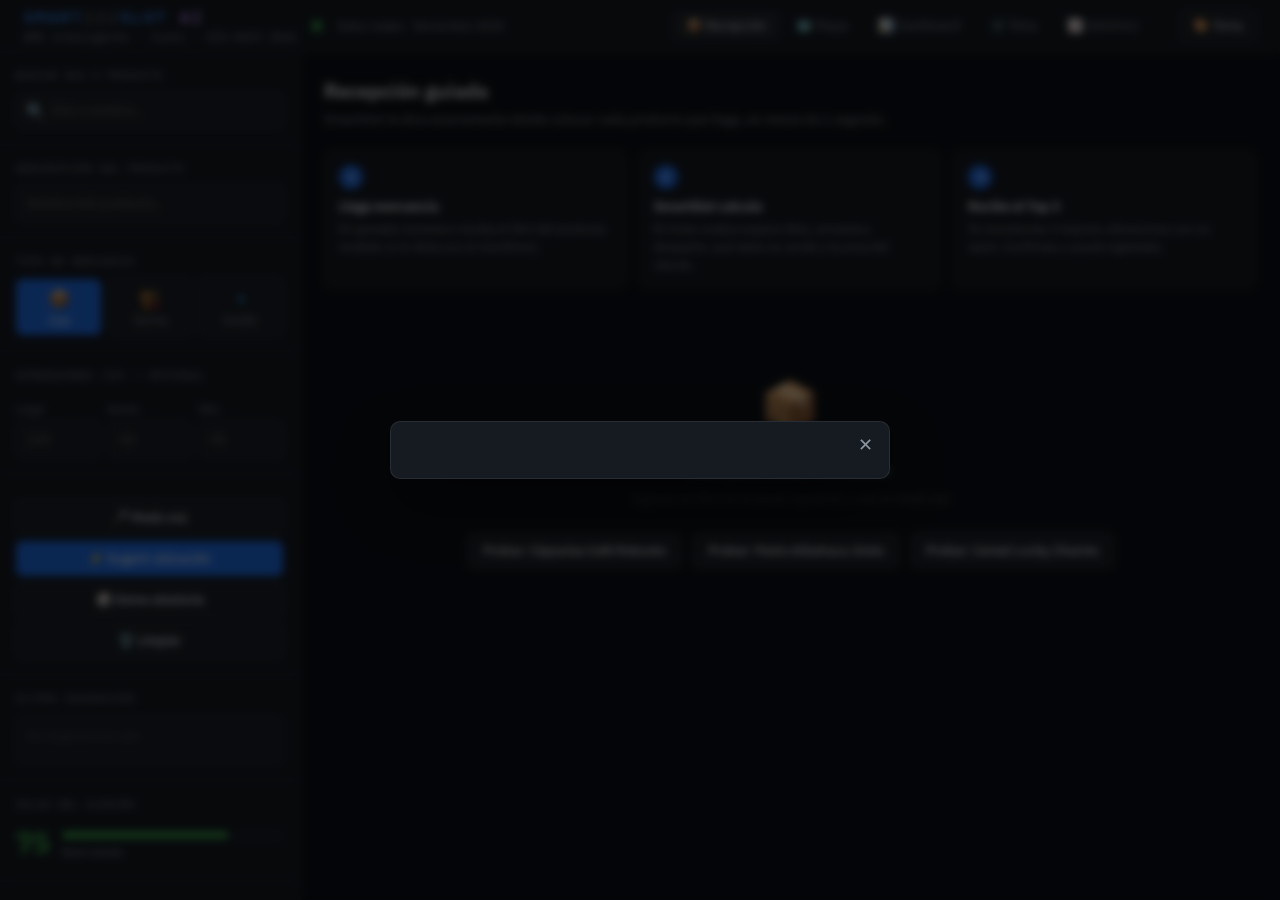
<file: index.html>
<!DOCTYPE html>
<html lang="es">
<head>
  <meta charset="UTF-8">
  <meta name="viewport" content="width=device-width, initial-scale=1.0">
  <title>SmartSlot AI — WMS Inteligente | Justo</title>
  <link href="https://fonts.googleapis.com/css2?family=IBM+Plex+Mono:wght@400;500;600&family=IBM+Plex+Sans:wght@300;400;500;600&display=swap" rel="stylesheet">
  <link rel="stylesheet" href="assets/css/styles.css">
</head>
<body>

<!-- ════════════════════════════════════════════════════════════
     TOPBAR
════════════════════════════════════════════════════════════ -->
<header class="topbar">
  <div>
    <div class="logo">SMART<span>///</span>SLOT <span style="color:var(--purple)">AI</span></div>
    <div class="logo-sub">WMS Inteligente · Justo · SIS-HACK 2026</div>
  </div>
  <div class="status-dot" title="Sistema en línea"></div>
  <span style="font-size:12px;color:var(--muted)">Datos reales · Noviembre 2025</span>

  <nav class="nav-tabs">
    <button class="nav-tab active" onclick="showPanel('recepcion',this)">📦 Recepción</button>
    <button class="nav-tab"        onclick="showPanel('mapa',this)">🗺️ Mapa</button>
    <button class="nav-tab"        onclick="showPanel('dashboard',this)">📊 Dashboard</button>
    <button class="nav-tab"        onclick="showPanel('ruta',this)">🛒 Ruta</button>
    <button class="nav-tab"        onclick="showPanel('historico',this)">📈 Histórico</button>
  </nav>

  <!-- Selector de temas -->
  <div class="theme-selector" style="margin-left:12px">
    <button class="theme-trigger" onclick="document.getElementById('theme-dropdown').classList.toggle('show')">
      🎨 Tema
    </button>
    <div class="theme-dropdown" id="theme-dropdown"><!-- llenado por JS --></div>
  </div>
</header>

<!-- ════════════════════════════════════════════════════════════
     LAYOUT: SIDEBAR + CONTENT
════════════════════════════════════════════════════════════ -->
<div class="main">

  <!-- ─── SIDEBAR ──────────────────────────────────────────── -->
  <aside class="sidebar">

    <!-- Búsqueda rápida -->
    <div class="s-section">
      <div class="s-label">Buscar SKU o producto</div>
      <div class="scan-input-wrap">
        <span class="icon">🔍</span>
        <input id="input-sku" class="scan-input" type="text" placeholder="SKU o nombre…"
               oninput="RecepcionController.buscarSKULive(this.value)">
      </div>
      <div id="search-results" class="search-results"></div>
    </div>

    <!-- Descripción -->
    <div class="s-section">
      <div class="s-label">Descripción del producto</div>
      <input id="input-desc" type="text" placeholder="Nombre del producto…">
    </div>

    <!-- Tipo de mercancía -->
    <div class="s-section">
      <div class="s-label">Tipo de mercancía</div>
      <div class="tipo-selector">
        <button class="tipo-btn active" data-tipo="caja" onclick="RecepcionController.setTipo('caja',this)">
          <span class="tipo-icon">📦</span>Caja
        </button>
        <button class="tipo-btn" data-tipo="tarima" onclick="RecepcionController.setTipo('tarima',this)">
          <span class="tipo-icon">🏗️</span>Tarima
        </button>
        <button class="tipo-btn" data-tipo="suelto" onclick="RecepcionController.setTipo('suelto',this)">
          <span class="tipo-icon">🔹</span>Suelto
        </button>
      </div>
    </div>

    <!-- Dimensiones (opcionales) -->
    <div class="s-section">
      <div class="s-label">Dimensiones (cm) — opcional</div>
      <div class="row3">
        <div class="field"><label>Largo</label><input id="input-largo" type="number" placeholder="100"></div>
        <div class="field"><label>Ancho</label><input id="input-ancho" type="number" placeholder="40"></div>
        <div class="field"><label>Alto</label><input id="input-alto"  type="number" placeholder="90"></div>
      </div>
    </div>

    <!-- Acciones -->
    <div class="s-section">
      <div class="btn-row" style="flex-direction:column">
        <button id="btn-voz" class="btn full" title="Hablar con el sistema">
          🎤 Modo voz
        </button>
        <button id="btn-calcular" class="btn primary full" onclick="RecepcionController.calcular()">
          ⚡ Sugerir ubicación
        </button>
        <button class="btn full" onclick="RecepcionController.simular()">
          🎲 Demo aleatoria
        </button>
        <button class="btn full" onclick="RecepcionController.limpiar()">
          🗑️ Limpiar
        </button>
      </div>
    </div>

    <!-- Última asignación -->
    <div class="s-section">
      <div class="s-label">Última asignación</div>
      <div class="last-assign-box" id="last-assign">
        <span style="color:var(--dim)">Sin asignaciones aún</span>
      </div>
    </div>

    <!-- Score de salud mini -->
    <div class="s-section">
      <div class="s-label">Salud del almacén</div>
      <div style="display:flex;align-items:center;gap:12px">
        <span id="score-salud-mini" style="font-family:var(--mono);font-size:28px;font-weight:700"></span>
        <div style="flex:1">
          <div class="salud-barra-wrap"><div id="barra-salud-mini" style="height:6px;border-radius:100px;transition:width 1s ease"></div></div>
          <div id="desc-salud-mini" style="font-size:11px;color:var(--muted);margin-top:4px"></div>
        </div>
      </div>
    </div>

  </aside><!-- /sidebar -->

  <!-- ─── CONTENIDO ─────────────────────────────────────────── -->
  <main class="content">

    <!-- ══════════════════════════════════════════════════════
         PANEL: RECEPCIÓN GUIADA
    ══════════════════════════════════════════════════════ -->
    <section id="panel-recepcion" class="content-panel active">

      <div class="panel-head">
        <h2>Recepción guiada</h2>
        <p class="sub">SmartSlot te dice exactamente dónde colocar cada producto que llega, en menos de 1 segundo.</p>
      </div>

      <!-- Onboarding: qué hace el sistema en 3 pasos -->
      <div class="recepcion-help">
        <div class="help-step">
          <div class="help-step-num">1</div>
          <h4>Llega mercancía</h4>
          <p>El operador escanea o teclea el SKU del producto recibido (o lo dicta con el micrófono).</p>
        </div>
        <div class="help-step">
          <div class="help-step-num">2</div>
          <h4>SmartSlot calcula</h4>
          <p>El motor evalúa espacio libre, cercanía a despacho, qué tanto se vende y la zona del cliente.</p>
        </div>
        <div class="help-step">
          <div class="help-step-num">3</div>
          <h4>Recibe el Top 3</h4>
          <p>Te muestra las 3 mejores ubicaciones con su razón. Confirmas y queda registrado.</p>
        </div>
      </div>

      <!-- Sugerencias Top 3 -->
      <div id="panel-sugerencias"></div>

      <!-- Estado vacío inicial -->
      <div id="estado-vacio" style="text-align:center;padding:60px 20px;color:var(--dim)">
        <div style="font-size:48px;margin-bottom:16px">📦</div>
        <div style="font-size:16px;margin-bottom:8px;color:var(--muted)">Listo para recibir mercancía</div>
        <div style="font-size:13px">Ingresa un SKU en el panel izquierdo o usa el modo voz</div>
        <div style="margin-top:24px;display:flex;gap:12px;justify-content:center;flex-wrap:wrap">
          <button class="btn" onclick="document.getElementById('input-sku').value='13488';RecepcionController.calcular()">
            Probar: Cápsulas Café Robusto
          </button>
          <button class="btn" onclick="document.getElementById('input-sku').value='22248';RecepcionController.calcular()">
            Probar: Pesto Albahaca Jüsto
          </button>
          <button class="btn" onclick="document.getElementById('input-sku').value='12658';RecepcionController.calcular()">
            Probar: Cereal Lucky Charms
          </button>
        </div>
      </div>

    </section>

    <!-- ══════════════════════════════════════════════════════
         PANEL: MAPA DEL ALMACÉN
    ══════════════════════════════════════════════════════ -->
    <section id="panel-mapa" class="content-panel">

      <!-- Barra de herramientas del mapa -->
      <div class="map-title-row">
        <div>
          <h2 class="map-title">Mapa del almacén</h2>
          <p style="color:var(--muted);font-size:13px;margin-top:2px">
            Cada columna es un pasillo (AP–MP). El color indica qué tan llena está cada ubicación.
          </p>
        </div>
        <button class="btn-3d" onclick="Mapa3DController.abrir()">
          🧊 Ver en 3D
        </button>
        <div class="map-legend">
          <div class="legend-item"><div class="legend-dot" style="background:var(--green);opacity:.5"></div>Libre</div>
          <div class="legend-item"><div class="legend-dot" style="background:var(--green)"></div>&lt;50%</div>
          <div class="legend-item"><div class="legend-dot" style="background:var(--amber)"></div>50-90%</div>
          <div class="legend-item"><div class="legend-dot" style="background:var(--red)"></div>&gt;90% lleno</div>
          <div class="legend-item"><div class="legend-dot" style="background:var(--purple)"></div>En ruta</div>
        </div>
      </div>

      <!-- Tarjeta: cómo leer el mapa -->
      <div class="map-help-card">
        <div class="map-help-icon">💡</div>
        <div>
          <strong>¿Cómo leer este mapa?</strong>
          <p>Es la vista de planta del almacén de Justo. Cada <b>columna</b> es un pasillo (AP el más cercano a despacho, MP el más lejano) y cada <b>casilla</b> es una ubicación física. El color te dice de un vistazo dónde hay espacio: <span style="color:var(--green)">verde = libre</span>, <span style="color:var(--amber)">amarillo = medio</span>, <span style="color:var(--red)">rojo = casi lleno</span>. Cuando pides una sugerencia en Recepción, la ubicación recomendada parpadea aquí en <span style="color:var(--amber)">dorado</span>.</p>
        </div>
        <button class="map-help-close" onclick="this.parentElement.style.display='none'">✕</button>
      </div>

      <!-- Ir a lote -->
      <div class="map-search-row">
        <input id="map-search" type="text" placeholder="Ingresa un lote (ej. AP29, CP144)…"
               onkeydown="if(event.key==='Enter') MapaController.buscar(this.value)">
        <button class="btn primary" onclick="MapaController.buscar(document.getElementById('map-search').value)">
          Ir →
        </button>
      </div>

      <!-- Locator banner -->
      <div id="map-locator">
        <span>📍 Ubicación sugerida:</span>
        <span id="map-locator-id">—</span>
        <button class="btn" style="margin-left:auto;padding:4px 10px;font-size:11px"
                onclick="MapaController.irACelda(document.getElementById('map-locator-id').textContent)">
          Ir a celda
        </button>
      </div>

      <!-- Filtros de ocupación -->
      <div class="filter-bar">
        <span style="font-size:11px;color:var(--muted)">Ocupación:</span>
        <button class="filter-btn f-all active" onclick="MapaController.setFiltro('all',this)">Todos</button>
        <button class="filter-btn f-free"  onclick="MapaController.setFiltro('free',this)">Libres</button>
        <button class="filter-btn f-low"   onclick="MapaController.setFiltro('low',this)">&lt;50%</button>
        <button class="filter-btn f-med"   onclick="MapaController.setFiltro('med',this)">50-90%</button>
        <button class="filter-btn f-high"  onclick="MapaController.setFiltro('high',this)">&gt;90%</button>
        <button class="filter-btn f-ruta"  onclick="MapaController.setFiltro('ruta',this)">En ruta</button>
      </div>

      <!-- Filtros por zona de cliente -->
      <div class="filter-bar" style="margin-top:6px">
        <span style="font-size:11px;color:var(--muted)">Zona cliente:</span>
        <button class="filter-btn filter-zona" style="border-color:#3fb950;color:#3fb950"
                onclick="MapaController.setFiltroZona('A',this)">🟢 A — Marca Propia</button>
        <button class="filter-btn filter-zona" style="border-color:#06b6d4;color:#06b6d4"
                onclick="MapaController.setFiltroZona('B',this)">🔵 B — Alta Rotación</button>
        <button class="filter-btn filter-zona" style="border-color:#a855f7;color:#a855f7"
                onclick="MapaController.setFiltroZona('C',this)">🟣 C — Grupo Nestlé</button>
        <button class="filter-btn filter-zona" style="border-color:#fbbf24;color:#fbbf24"
                onclick="MapaController.setFiltroZona('D',this)">🟡 D — Infantil/Baja rot.</button>
        <button class="filter-btn filter-zona" style="border-color:#ef4444;color:#ef4444"
                onclick="MapaController.setFiltroZona('E',this)">🔴 E — Desborde</button>
      </div>

      <!-- Indicador de zona de despacho -->
      <div class="dispatch-hint">
        <span class="dispatch-arrow">←</span> Más cerca de la zona de despacho (salida) · Más lejos
        <span class="dispatch-arrow">→</span>
      </div>

      <!-- Banner de navegación — ruta desde recepción a celda sugerida -->
      <div id="map-nav-banner" style="display:none;align-items:center;gap:8px;
           background:var(--bg3);border:1px solid var(--border);border-radius:var(--r);
           padding:10px 14px;margin-bottom:8px;font-family:var(--mono);font-size:12px;
           border-left:3px solid var(--green)">
      </div>

      <!-- Grid del mapa (las columnas las genera MapaController.construir) -->
      <div class="map-wrap">
        <div id="map-grid"></div>
      </div>

      <p style="color:var(--dim);font-size:11px;margin-top:10px;text-align:center">
        Pasa el cursor sobre una casilla para ver el detalle · Escribe el lote en el campo de arriba y pulsa Ir para localizarlo
      </p>

    </section>

    <!-- ══════════════════════════════════════════════════════
         PANEL: DASHBOARD GERENCIAL
    ══════════════════════════════════════════════════════ -->
    <section id="panel-dashboard" class="content-panel">

      <h2 style="font-size:18px;font-weight:600;margin-bottom:20px">Dashboard gerencial</h2>

      <!-- Score de salud -->
      <div class="salud-card">
        <div>
          <div style="font-size:11px;color:var(--muted);margin-bottom:4px;font-family:var(--mono);text-transform:uppercase;letter-spacing:1px">Score de salud</div>
          <div class="salud-numero" id="score-salud">—</div>
          <div style="font-size:11px;color:var(--muted)">/100</div>
        </div>
        <div class="salud-detalle">
          <div id="desc-salud" style="font-size:13px;margin-bottom:8px"></div>
          <div class="salud-barra-wrap"><div id="barra-salud"></div></div>
          <div style="display:flex;gap:16px;margin-top:10px;font-size:11px;color:var(--muted)">
            <span>Ubic. disponibles: <span id="ubic-disponibles" style="color:var(--green)"></span></span>
            <span>Ubic. críticas: <span id="ubic-criticas" style="color:var(--red)"></span></span>
            <span>En ruta activa: <span id="ubic-ruta" style="color:var(--purple)"></span></span>
          </div>
        </div>
      </div>

      <!-- ROI en tiempo real -->
      <div class="roi-panel">
        <h3>💰 ROI en tiempo real — impacto de SmartSlot</h3>
        <div class="roi-grid">
          <div class="roi-item">
            <div class="val" id="roi-diario">—</div>
            <div class="lbl">Ahorro diario estimado</div>
          </div>
          <div class="roi-item">
            <div class="val" id="roi-mensual">—</div>
            <div class="lbl">Ahorro mensual</div>
          </div>
          <div class="roi-item">
            <div class="val" id="roi-anual">—</div>
            <div class="lbl">Ahorro anual proyectado</div>
          </div>
        </div>
        <div class="roi-tiempo">
          <span style="color:var(--muted)">Decisión por recepción:</span>
          <span style="color:var(--red)" id="roi-tiempo-antes">—</span>
          <span style="color:var(--muted)">→</span>
          <span style="color:var(--green)" id="roi-tiempo-ahora">—</span>
          <span style="color:var(--muted);margin-left:16px">Errores evitados/día:</span>
          <span style="color:var(--cyan)" id="roi-errores">—</span>
          <span style="color:var(--muted);margin-left:16px">Horas ahorradas/día:</span>
          <span style="color:var(--amber)" id="roi-horas-ahorradas">—</span>
        </div>
      </div>

      <!-- Métricas clave -->
      <div class="metrics-row">
        <div class="metric-card accent">
          <div class="m-val" id="roi-recepciones">—</div>
          <div class="m-lbl">Recepciones / día</div>
        </div>
        <div class="metric-card green">
          <div class="m-val" id="sim-porcentaje">—</div>
          <div class="m-lbl">Ahorro en metros (Nov)</div>
        </div>
        <div class="metric-card amber">
          <div class="m-val" id="sim-metros-ahorro">—</div>
          <div class="m-lbl">Metros ahorrados (Nov)</div>
        </div>
        <div class="metric-card purple">
          <div class="m-val" id="total-ubicaciones">—</div>
          <div class="m-lbl">Ubicaciones totales</div>
        </div>
      </div>

      <!-- Grid: Simulador + Alertas -->
      <div style="display:grid;grid-template-columns:1fr 1fr;gap:16px;margin-bottom:20px">

        <!-- Simulador de ahorro Noviembre -->
        <div class="sim-panel">
          <h3>📊 Simulador de ahorro · Noviembre 2025</h3>
          <div class="sim-compare">
            <div class="sim-box actual">
              <div class="val" id="sim-metros-real">—</div>
              <div class="lbl">Metros recorridos (real)</div>
            </div>
            <div class="sim-arrow">→</div>
            <div class="sim-box smart">
              <div class="val" id="sim-metros-smart">—</div>
              <div class="lbl">Con SmartSlot</div>
            </div>
          </div>
          <div class="sim-ahorro">
            <div class="val" id="sim-ahorro-label">—</div>
            <div class="lbl">metros ahorrados en noviembre</div>
          </div>
          <table class="data-table" style="margin-top:14px">
            <thead>
              <tr>
                <th>SKU</th><th>Producto</th><th>Destino</th>
                <th>Real</th><th>Óptimo</th><th>Ahorro</th>
              </tr>
            </thead>
            <tbody id="sim-tabla-body"></tbody>
          </table>
        </div>

        <!-- Alertas preventivas -->
        <div class="alertas-panel">
          <h3>⚠️ Alertas preventivas de llenado</h3>
          <div id="lista-alertas"></div>
        </div>

      </div>

      <!-- Reasignación preventiva -->
      <div class="reasig-panel" style="margin-bottom:20px">
        <h3 style="font-size:14px;font-weight:600;margin-bottom:12px;display:flex;align-items:center;gap:8px">
          🔄 Reasignación preventiva
          <span style="font-size:11px;font-weight:400;color:var(--muted)">
            SKUs de alta rotación que conviene mover más cerca del despacho
          </span>
        </h3>
        <div id="lista-reasignaciones"></div>
      </div>

      <!-- Waldo — Asistente IA -->
      <div class="waldo-panel">
        <div class="waldo-header">
          <div class="waldo-avatar">🤖</div>
          <div>
            <div class="waldo-title">Waldo — Asistente de Almacén</div>
            <div class="waldo-sub">Pregúntame cualquier cosa sobre el almacén de Justo</div>
          </div>
          <button class="btn" style="margin-left:auto;font-size:12px" onclick="WaldoService.limpiarHistorial();document.getElementById('waldo-chat').innerHTML=''">
            Nueva conversación
          </button>
        </div>

        <!-- Preguntas rápidas -->
        <div class="waldo-preguntas">
          <button class="waldo-q-btn" onclick="DashboardController.preguntaRapida('¿Cuánto dinero ahorraría Justo usando SmartSlot todo noviembre?')">
            💰 ¿Cuánto ahorra Justo?
          </button>
          <button class="waldo-q-btn" onclick="DashboardController.preguntaRapida('¿Cuáles son los pasillos más críticos del almacén ahora mismo?')">
            🔴 Pasillos críticos
          </button>
          <button class="waldo-q-btn" onclick="DashboardController.preguntaRapida('¿Qué recomiendas hacer para mejorar el score de salud del almacén?')">
            📈 Cómo mejorar el almacén
          </button>
          <button class="waldo-q-btn" onclick="DashboardController.preguntaRapida('¿Qué ubicación se va a llenar más rápido?')">
            ⏰ ¿Qué se llena primero?
          </button>
        </div>

        <!-- Chat -->
        <div id="waldo-chat">
          <div class="chat-msg waldo">
            <span>Hola, soy Waldo 👋 Estoy conectado a los datos reales del almacén de Justo.
            Puedo responder preguntas sobre ocupación, ROI, rutas de picking y cualquier
            cosa sobre la operación. ¿En qué te ayudo?</span>
          </div>
        </div>

        <div class="waldo-input-row">
          <input id="waldo-input" type="text" placeholder="Pregunta algo sobre el almacén…">
          <button class="btn primary" onclick="DashboardController.enviarAWaldo()">Enviar</button>
        </div>
      </div>

    </section>

    <!-- ══════════════════════════════════════════════════════
         PANEL: RUTA DE PICKING
    ══════════════════════════════════════════════════════ -->
    <section id="panel-ruta" class="content-panel">

      <h2 style="font-size:18px;font-weight:600;margin-bottom:20px">Ruta de picking activa</h2>

      <div class="ruta-stats">
        <div class="ruta-stat">
          <div class="val" id="ruta-total">—</div>
          <div class="lbl">Ubicaciones en ruta</div>
        </div>
        <div class="ruta-stat">
          <div class="val" id="ruta-pct">—</div>
          <div class="lbl">% del almacén activo</div>
        </div>
        <div class="ruta-stat">
          <div class="val" id="ruta-pasillos">—</div>
          <div class="lbl">Pasillos involucrados</div>
        </div>
      </div>

      <div class="section-label">Distribución por pasillo</div>
      <div class="ruta-dist-grid" id="ruta-dist"></div>

      <div class="section-label" style="margin-top:16px">Detalle de la ruta</div>
      <table class="data-table">
        <thead>
          <tr>
            <th>#</th><th>SKU</th><th>Producto</th>
            <th>Ubicación</th><th>Cantidad</th>
          </tr>
        </thead>
        <tbody id="ruta-body"></tbody>
      </table>

    </section>

    <!-- ══════════════════════════════════════════════════════
         PANEL: HISTÓRICO DE OCUPACIÓN
    ══════════════════════════════════════════════════════ -->
    <section id="panel-historico" class="content-panel">

      <h2 style="font-size:18px;font-weight:600;margin-bottom:20px">Histórico de ocupación por pasillo</h2>

      <div id="hist-list" style="max-width:600px"></div>

    </section>

  </main><!-- /content -->
</div><!-- /main -->

<!-- ════════════════════════════════════════════════════════════
     MODAL: MAPA 3D
════════════════════════════════════════════════════════════ -->
<div id="modal-3d">
  <div class="modal-3d-content">
    <div class="modal-3d-header">
      <div class="modal-3d-title">🧊 Almacén 3D — <span>Justo</span></div>
      <span style="font-size:12px;color:var(--muted)">Arrastra para rotar · Scroll para zoom · Hover para detalle</span>
      <button class="modal-3d-close" onclick="Mapa3DController.cerrar()">✕</button>
    </div>
    <div class="modal-3d-body">
      <canvas id="canvas-3d"></canvas>

      <!-- HUD izquierdo -->
      <div class="hud-3d hud-3d-left">
        <div class="hud-card">
          <h4>Almacén Justo</h4>
          <div class="hud-stat"><span>Pasillos</span><b>AP – MP</b></div>
          <div class="hud-stat"><span>Niveles</span><b>hasta 6</b></div>
          <div class="hud-stat"><span>Ubicaciones</span><b id="hud-ubic">—</b></div>
        </div>
        <div class="hud-card">
          <h4>Ocupación (columna)</h4>
          <div class="hud-leg"><div class="dot" style="background:#166534"></div>0–25% vacío</div>
          <div class="hud-leg"><div class="dot" style="background:#15803d"></div>26–50% bajo</div>
          <div class="hud-leg"><div class="dot" style="background:#a16207"></div>51–75% medio</div>
          <div class="hud-leg"><div class="dot" style="background:#c2410c"></div>76–90% alto</div>
          <div class="hud-leg"><div class="dot" style="background:#b91c1c"></div>&gt;90% lleno</div>
        </div>
        <div class="hud-card">
          <h4>Filtros</h4>
          <div class="frow-3d">
            <label>Ocup. mín</label>
            <input type="range" min="0" max="95" value="0" step="5"
                   oninput="Mapa3DController.setOcupacionMin(this.value)">
            <span class="fv" id="f3d-p-val">0%</span>
          </div>
          <div class="frow-3d">
            <label>Nivel mín</label>
            <input type="range" min="1" max="6" value="1" step="1"
                   oninput="Mapa3DController.setNivelMin(this.value)">
            <span class="fv" id="f3d-z-val">N1</span>
          </div>
          <div style="margin-top:6px;color:var(--muted);font-size:11px">Pasillo</div>
          <div class="aisle-grid-3d" id="aisle-grid-3d"></div>
        </div>
      </div>

      <!-- HUD inferior -->
      <div class="hud-3d hud-3d-bottom">
        <button class="btn-3d-ctrl" onclick="Mapa3DController.resetCam()">↺ Reset</button>
        <span class="sep-3d">|</span>
        <button class="btn-3d-ctrl active" onclick="Mapa3DController.toggleRotacion(this)">⟳ Rotar</button>
        <span class="sep-3d">|</span>
        <button class="btn-3d-ctrl" onclick="Mapa3DController.setVista('top')">Planta</button>
        <button class="btn-3d-ctrl" onclick="Mapa3DController.setVista('front')">Frontal</button>
        <button class="btn-3d-ctrl" onclick="Mapa3DController.setVista('iso')">Isométrica</button>
        <span class="sep-3d">|</span>
        <button class="btn-3d-ctrl" id="btn-fp-mode" onclick="Mapa3DController.entrarPrimeraPersona()">👁️ 1ª Persona</button>
      </div>

      <!-- HUD de primera persona (oculto por defecto) -->
      <div id="fp-hud" style="display:none">
        <div id="fp-top-bar">
          <span style="color:var(--cyan);font-weight:600">👁️ Primera Persona</span>
          <span style="opacity:.55;font-size:11px">W·A·S·D mover &nbsp;|&nbsp; Ratón mirar &nbsp;|&nbsp; Shift correr &nbsp;|&nbsp; ESC salir</span>
          <button id="fp-exit-btn" onclick="Mapa3DController.salirPrimeraPersona()">✕ Salir</button>
        </div>
        <div id="fp-crosshair">
          <div class="fp-ch-h"></div>
          <div class="fp-ch-v"></div>
        </div>
        <div id="fp-bottom-bar">
          <span id="fp-pos-label">Pasillo — · Pos. 0</span>
        </div>
      </div>
    </div>
  </div>
</div>
<div id="tip-3d"></div>

<!-- Tooltip global -->
<div id="tooltip"></div>

<!-- Toast global -->
<div id="toast"></div>

<!-- ════════════════════════════════════════════════════════════
     SCRIPTS — Orden de carga MVC estricto
════════════════════════════════════════════════════════════ -->

<!-- 1. Datos -->
<script src="data/wms_data.js"></script>

<!-- 2. Modelos -->
<script src="assets/js/models/UbicacionModel.js"></script>
<script src="assets/js/models/SKUModel.js"></script>

<!-- 3. Servicios -->
<script src="assets/js/services/ScoringService.js"></script>
<script src="assets/js/services/SimuladorService.js"></script>
<script src="assets/js/services/WaldoService.js"></script>
<script src="assets/js/services/ThemeService.js"></script>

<!-- 4. Controladores -->
<script src="assets/js/controllers/MapaController.js"></script>
<script src="assets/js/controllers/Mapa3DController.js"></script>
<script src="assets/js/controllers/RecepcionController.js"></script>
<script src="assets/js/controllers/DashboardController.js"></script>

<!-- 5. Entry point (siempre último) -->
<script src="assets/js/app.js"></script>

<!-- ── Patches de inicialización específicos del HTML ──────── -->
<script>
/**
 * Funciones que necesitan acceso al DOM del index.html
 * Se ejecutan después de que app.js ya inicializó todo
 */

// showPanel global (navegación entre tabs)
function showPanel(nombre, btnEl) {
  document.querySelectorAll('.content-panel').forEach(p => p.classList.remove('active'));
  document.querySelectorAll('.nav-tab').forEach(b => b.classList.remove('active'));
  document.getElementById('panel-' + nombre)?.classList.add('active');
  if (btnEl) btnEl.classList.add('active');
}

// Inicialización extra post-DOMContentLoaded
document.addEventListener('DOMContentLoaded', () => {

  // ── Selector de temas ──────────────────────────────────────
  const dropdown = document.getElementById('theme-dropdown');
  if (dropdown) {
    const swatchVars = {
      midnight: ['#388bfd','#3fb950','#d29922'],
      nebula:   ['#a855f7','#34d399','#fbbf24'],
      ocean:    ['#06b6d4','#10b981','#f59e0b'],
      forest:   ['#22c55e','#4ade80','#eab308'],
      light:    ['#2563eb','#16a34a','#d97706']
    };
    dropdown.innerHTML = ThemeService.listar().map(t => `
      <div class="theme-option ${t.id === 'midnight' ? 'active' : ''}" data-tema="${t.id}"
           onclick="ThemeService.aplicar('${t.id}');document.getElementById('theme-dropdown').classList.remove('show')">
        <span>${t.icono}</span>
        <span>${t.nombre}</span>
        <span class="theme-swatch" style="margin-left:auto">
          ${swatchVars[t.id].map(c => `<span style="background:${c}"></span>`).join('')}
        </span>
      </div>`).join('');
  }
  // Cerrar dropdown al hacer click fuera
  document.addEventListener('click', (e) => {
    if (!e.target.closest('.theme-selector')) {
      document.getElementById('theme-dropdown')?.classList.remove('show');
    }
  });

  // ── Botones de pasillo del 3D ──────────────────────────────
  Mapa3DController.construirBotonesPasillo();

  // ── HUD 3D: total ubicaciones ──────────────────────────────
  const hudUbic = document.getElementById('hud-ubic');
  if (hudUbic) hudUbic.textContent = UbicacionModel.obtenerTodas().length;

  // ── Redimensionar 3D al cambiar tamaño de ventana ──────────
  window.addEventListener('resize', () => Mapa3DController.redimensionar());


  // ── Score de salud en sidebar ───────────────────────────────
  const salud = SimuladorService.calcularScoreSalud();
  const color = salud >= 70 ? 'var(--green)' : salud >= 40 ? 'var(--amber)' : 'var(--red)';

  const mini = document.getElementById('score-salud-mini');
  if (mini) { mini.textContent = salud; mini.style.color = color; }

  const barraMini = document.getElementById('barra-salud-mini');
  if (barraMini) { barraMini.style.width = salud + '%'; barraMini.style.background = color; }

  const descMini = document.getElementById('desc-salud-mini');
  if (descMini) descMini.textContent = salud >= 70 ? 'Buen estado' : salud >= 40 ? 'Requiere atención' : 'Estado crítico';

  // ── Métricas de ubicaciones en dashboard ───────────────────
  const disponibles = UbicacionModel.obtenerDisponibles().length;
  const todas       = UbicacionModel.obtenerTodas();
  const criticas    = todas.filter(c => (UbicacionModel.obtenerOcupacion(c) ?? 0) >= 90).length;
  const enRuta      = WMS_DATA.rutaActiva.length;

  const setEl = (id, val) => { const el = document.getElementById(id); if (el) el.textContent = val; };
  setEl('ubic-disponibles', disponibles);
  setEl('ubic-criticas',    criticas);
  setEl('ubic-ruta',        enRuta);
  setEl('total-ubicaciones',todas.length);

  // ── Simulador: label de ahorro completo ────────────────────
  const ahorro = SimuladorService.calcularAhorroNoviembre();
  setEl('sim-ahorro-label', ahorro.metrosAhorrados.toLocaleString('es-MX') + 'm');

  // ── Ruta: estadísticas ─────────────────────────────────────
  const rutaCeldas  = WMS_DATA.rutaActiva;
  const rutaDist    = {};
  rutaCeldas.forEach(c => {
    const p = c.replace(/\d.*$/, '');
    rutaDist[p] = (rutaDist[p] || 0) + 1;
  });

  setEl('ruta-total',    rutaCeldas.length);
  setEl('ruta-pct',      Math.round(rutaCeldas.length / todas.length * 100) + '%');
  setEl('ruta-pasillos', Object.keys(rutaDist).length);

  const distEl = document.getElementById('ruta-dist');
  if (distEl) {
    Object.entries(rutaDist).sort((a,b) => b[1]-a[1]).forEach(([p, cnt]) => {
      distEl.innerHTML += `<div style="background:var(--bg3);border:1px solid var(--border);border-radius:var(--r);padding:6px 12px;font-size:12px;font-family:var(--mono)">
        <span style="color:var(--purple)">${p}</span> <span style="color:var(--muted)">${cnt}</span>
      </div>`;
    });
  }

  // ── Ruta: tabla detalle ────────────────────────────────────
  const RUTA_LINES = [
    {seq:1, sku:'10366',ubic:'AP/Existencias/CP18N3', prod:'Atún Dolores en Agua 295g',cant:192},
    {seq:2, sku:'28871',ubic:'AP/Existencias/AP29N1', prod:'Agua Manantial Santa María 24x355ml',cant:23},
    {seq:3, sku:'30225',ubic:'AP/Existencias/BP29N1', prod:'Galletas Anatinas Gisa Tres Sabores 375g',cant:10},
    {seq:4, sku:'18362',ubic:'AP/Existencias/BP30N2', prod:'Suavizante Kuxtal Biodegradable 2L',cant:12},
    {seq:5, sku:'15652',ubic:'AP/Existencias/AP31N1', prod:'Servilletas Kleenex Daily 180 pzas',cant:16},
    {seq:6, sku:'12219',ubic:'AP/Existencias/BP32N1', prod:'Ate de Guayaba La Costeña 700g',cant:12},
    {seq:7, sku:'30734',ubic:'AP/Existencias/AP33N2', prod:'Leche de Chocolate Yomi Lala 180ml',cant:27},
    {seq:8, sku:'10369',ubic:'AP/Existencias/BP33N1', prod:'Chiles Jalapeños La Costeña 780g',cant:12},
    {seq:9, sku:'10210',ubic:'AP/Existencias/BP34N1', prod:'Mayonesa McCormick con Limón 507g',cant:24},
    {seq:10,sku:'26186',ubic:'AP/Existencias/BP34N2', prod:'Limpiador Pato Aroma Fresco 500ml',cant:12},
  ];

  const tbody = document.getElementById('ruta-body');
  if (tbody) {
    tbody.innerHTML = RUTA_LINES.map(r => `
      <tr>
        <td style="color:var(--muted)">${r.seq}</td>
        <td style="font-family:var(--mono);color:var(--accent)">${r.sku}</td>
        <td style="max-width:260px;overflow:hidden;text-overflow:ellipsis;white-space:nowrap">${r.prod}</td>
        <td style="font-family:var(--mono);color:var(--cyan)">${r.ubic}</td>
        <td style="font-family:var(--mono)">${r.cant}</td>
      </tr>`).join('');
  }

  // ── Histórico: barras por pasillo ──────────────────────────
  const aisleOcc = {}, aisleCount = {};
  todas.forEach(c => {
    const p = c.replace(/\d.*$/, '');
    const o = UbicacionModel.obtenerOcupacion(c) ?? 0;
    aisleOcc[p]   = (aisleOcc[p]   || 0) + o;
    aisleCount[p] = (aisleCount[p] || 0) + 1;
  });

  const histEl = document.getElementById('hist-list');
  if (histEl) {
    histEl.innerHTML = Object.entries(aisleOcc)
      .map(([p, sum]) => ({ p, avg: Math.round(sum / aisleCount[p]), cnt: aisleCount[p] }))
      .sort((a,b) => b.avg - a.avg)
      .map(({ p, avg, cnt }) => {
        const c = avg >= 80 ? 'var(--red)' : avg >= 40 ? 'var(--amber)' : 'var(--green)';
        return `<div class="hist-item">
          <span style="font-family:var(--mono);font-size:14px;font-weight:600;color:var(--accent);width:40px">${p}</span>
          <div style="flex:1">
            <div style="display:flex;justify-content:space-between;margin-bottom:6px">
              <span style="font-size:12px">${cnt} posiciones</span>
              <span style="font-size:12px;font-family:var(--mono);color:${c}">${avg}%</span>
            </div>
            <div class="bar-wrap"><div class="bar" style="width:${avg}%;background:${c}"></div></div>
          </div>
        </div>`;
      }).join('');
  }

  // ── RecepcionController: búsqueda en vivo sidebar ──────────
  RecepcionController.buscarSKULive = (v) => {
    const sr = document.getElementById('search-results');
    if (!sr) return;
    if (!v || v.length < 2) { sr.classList.remove('show'); return; }

    const q = v.toLowerCase();
    const resultados = [];
    for (const [celda, prod] of Object.entries(WMS_DATA.productos)) {
      if (prod.toLowerCase().includes(q) || celda.toLowerCase().includes(q)) {
        resultados.push({ celda, prod });
        if (resultados.length >= 6) break;
      }
    }

    if (!resultados.length) { sr.classList.remove('show'); return; }

    sr.innerHTML = resultados.map(r => `
      <div class="search-item" onclick="
        document.getElementById('input-sku').value='${r.celda}';
        document.getElementById('input-desc').value='${r.prod.replace(/'/g,"\\'")}';
        document.getElementById('search-results').classList.remove('show');
        RecepcionController.calcular();
      ">
        <div class="si-sku">${r.celda} — ${WMS_DATA.ocupacion[r.celda] ?? '—'}% ocupado</div>
        <div class="si-loc">${r.prod}</div>
      </div>`).join('');
    sr.classList.add('show');
  };

  // ── RecepcionController: simular ───────────────────────────
  RecepcionController.simular = () => {
    // Usa productos del acomodo histórico para demos más realistas
    const demos = WMS_DATA.acomodoNoviembre;
    const demo  = demos[Math.floor(Math.random() * demos.length)];
    document.getElementById('input-sku').value  = demo.sku;
    document.getElementById('input-desc').value = demo.producto;
    RecepcionController.calcular();
  };

  // ── RecepcionController: ocultar estado vacío ──────────────
  const calcularOrig = RecepcionController.calcular.bind(RecepcionController);
  RecepcionController.calcular = function() {
    document.getElementById('estado-vacio')?.style.setProperty('display','none');
    calcularOrig();
  };

  // ── MapaController: búsqueda en mapa ──────────────────────
  MapaController.buscar = (v) => {
    if (!v) return;
    const q  = v.toUpperCase().replace(/\s/g,'');
    const el = document.getElementById('cell-' + q);
    if (el) {
      MapaController.irACelda(q);
      const locator   = document.getElementById('map-locator');
      const locatorId = document.getElementById('map-locator-id');
      if (locator && locatorId) { locatorId.textContent = q; locator.style.display = 'flex'; }
    } else {
      RecepcionController.mostrarToast('Celda "' + q + '" no encontrada en el mapa', 'warn');
    }
  };

  // ── RecepcionController: confirmar actualiza sidebar ───────
  const confirmarOrig = RecepcionController.confirmar.bind(RecepcionController);
  RecepcionController.confirmar = function(celda) {
    confirmarOrig(celda);
    const prod = WMS_DATA.productos[celda] || document.getElementById('input-desc')?.value || '—';
    const lastEl = document.getElementById('last-assign');
    if (lastEl) lastEl.innerHTML = `
      <span style="font-family:var(--mono);color:var(--green);font-size:14px">${celda}</span><br>
      <span style="color:var(--muted);font-size:11px">${prod.substring(0,45)}</span>`;
  };

});
</script>

  <!-- Modal: detalle de alerta -->
  <div id="modal-alerta" class="modal-overlay" onclick="if(event.target===this)this.style.display='none'">
    <div class="modal-card">
      <button class="modal-close" onclick="document.getElementById('modal-alerta').style.display='none'">✕</button>
      <div id="modal-alerta-content"></div>
    </div>
  </div>

</body>
</html>
</file>
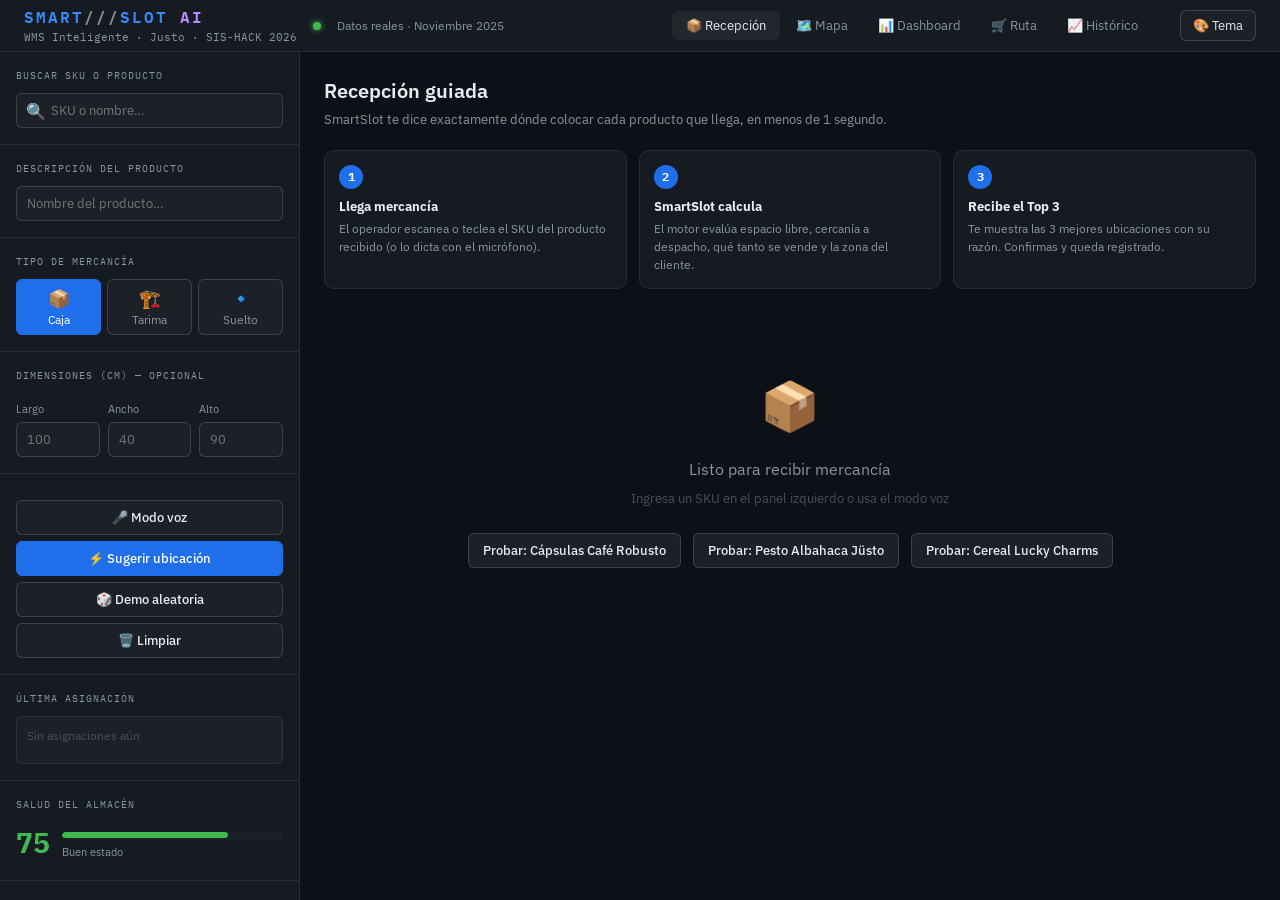
<file: smartslot/index.html>
<!DOCTYPE html>
<html lang="es">
<head>
  <meta charset="UTF-8">
  <meta name="viewport" content="width=device-width, initial-scale=1.0">
  <title>SmartSlot AI — WMS Inteligente | Justo</title>
  <link href="https://fonts.googleapis.com/css2?family=IBM+Plex+Mono:wght@400;500;600&family=IBM+Plex+Sans:wght@300;400;500;600&display=swap" rel="stylesheet">
  <link rel="stylesheet" href="assets/css/styles.css">
</head>
<body>

<!-- ════════════════════════════════════════════════════════════
     TOPBAR
════════════════════════════════════════════════════════════ -->
<header class="topbar">
  <div>
    <div class="logo">SMART<span>///</span>SLOT <span style="color:var(--purple)">AI</span></div>
    <div class="logo-sub">WMS Inteligente · Justo · SIS-HACK 2026</div>
  </div>
  <div class="status-dot" title="Sistema en línea"></div>
  <span style="font-size:12px;color:var(--muted)">Datos reales · Noviembre 2025</span>

  <nav class="nav-tabs">
    <button class="nav-tab active" onclick="showPanel('recepcion',this)">📦 Recepción</button>
    <button class="nav-tab"        onclick="showPanel('mapa',this)">🗺️ Mapa</button>
    <button class="nav-tab"        onclick="showPanel('dashboard',this)">📊 Dashboard</button>
    <button class="nav-tab"        onclick="showPanel('ruta',this)">🛒 Ruta</button>
    <button class="nav-tab"        onclick="showPanel('historico',this)">📈 Histórico</button>
  </nav>

  <!-- Selector de temas -->
  <div class="theme-selector" style="margin-left:12px">
    <button class="theme-trigger" onclick="document.getElementById('theme-dropdown').classList.toggle('show')">
      🎨 Tema
    </button>
    <div class="theme-dropdown" id="theme-dropdown"><!-- llenado por JS --></div>
  </div>
</header>

<!-- ════════════════════════════════════════════════════════════
     LAYOUT: SIDEBAR + CONTENT
════════════════════════════════════════════════════════════ -->
<div class="main">

  <!-- ─── SIDEBAR ──────────────────────────────────────────── -->
  <aside class="sidebar">

    <!-- Búsqueda rápida -->
    <div class="s-section">
      <div class="s-label">Buscar SKU o producto</div>
      <div class="scan-input-wrap">
        <span class="icon">🔍</span>
        <input id="input-sku" class="scan-input" type="text" placeholder="SKU o nombre…"
               oninput="RecepcionController.buscarSKULive(this.value)">
      </div>
      <div id="search-results" class="search-results"></div>
    </div>

    <!-- Descripción -->
    <div class="s-section">
      <div class="s-label">Descripción del producto</div>
      <input id="input-desc" type="text" placeholder="Nombre del producto…">
    </div>

    <!-- Tipo de mercancía -->
    <div class="s-section">
      <div class="s-label">Tipo de mercancía</div>
      <div class="tipo-selector">
        <button class="tipo-btn active" data-tipo="caja" onclick="RecepcionController.setTipo('caja',this)">
          <span class="tipo-icon">📦</span>Caja
        </button>
        <button class="tipo-btn" data-tipo="tarima" onclick="RecepcionController.setTipo('tarima',this)">
          <span class="tipo-icon">🏗️</span>Tarima
        </button>
        <button class="tipo-btn" data-tipo="suelto" onclick="RecepcionController.setTipo('suelto',this)">
          <span class="tipo-icon">🔹</span>Suelto
        </button>
      </div>
    </div>

    <!-- Dimensiones (opcionales) -->
    <div class="s-section">
      <div class="s-label">Dimensiones (cm) — opcional</div>
      <div class="row3">
        <div class="field"><label>Largo</label><input id="input-largo" type="number" placeholder="100"></div>
        <div class="field"><label>Ancho</label><input id="input-ancho" type="number" placeholder="40"></div>
        <div class="field"><label>Alto</label><input id="input-alto"  type="number" placeholder="90"></div>
      </div>
    </div>

    <!-- Acciones -->
    <div class="s-section">
      <div class="btn-row" style="flex-direction:column">
        <button id="btn-voz" class="btn full" title="Hablar con el sistema">
          🎤 Modo voz
        </button>
        <button id="btn-calcular" class="btn primary full" onclick="RecepcionController.calcular()">
          ⚡ Sugerir ubicación
        </button>
        <button class="btn full" onclick="RecepcionController.simular()">
          🎲 Demo aleatoria
        </button>
        <button class="btn full" onclick="RecepcionController.limpiar()">
          🗑️ Limpiar
        </button>
      </div>
    </div>

    <!-- Última asignación -->
    <div class="s-section">
      <div class="s-label">Última asignación</div>
      <div class="last-assign-box" id="last-assign">
        <span style="color:var(--dim)">Sin asignaciones aún</span>
      </div>
    </div>

    <!-- Score de salud mini -->
    <div class="s-section">
      <div class="s-label">Salud del almacén</div>
      <div style="display:flex;align-items:center;gap:12px">
        <span id="score-salud-mini" style="font-family:var(--mono);font-size:28px;font-weight:700"></span>
        <div style="flex:1">
          <div class="salud-barra-wrap"><div id="barra-salud-mini" style="height:6px;border-radius:100px;transition:width 1s ease"></div></div>
          <div id="desc-salud-mini" style="font-size:11px;color:var(--muted);margin-top:4px"></div>
        </div>
      </div>
    </div>

  </aside><!-- /sidebar -->

  <!-- ─── CONTENIDO ─────────────────────────────────────────── -->
  <main class="content">

    <!-- ══════════════════════════════════════════════════════
         PANEL: RECEPCIÓN GUIADA
    ══════════════════════════════════════════════════════ -->
    <section id="panel-recepcion" class="content-panel active">

      <div class="panel-head">
        <h2>Recepción guiada</h2>
        <p class="sub">SmartSlot te dice exactamente dónde colocar cada producto que llega, en menos de 1 segundo.</p>
      </div>

      <!-- Onboarding: qué hace el sistema en 3 pasos -->
      <div class="recepcion-help">
        <div class="help-step">
          <div class="help-step-num">1</div>
          <h4>Llega mercancía</h4>
          <p>El operador escanea o teclea el SKU del producto recibido (o lo dicta con el micrófono).</p>
        </div>
        <div class="help-step">
          <div class="help-step-num">2</div>
          <h4>SmartSlot calcula</h4>
          <p>El motor evalúa espacio libre, cercanía a despacho, qué tanto se vende y la zona del cliente.</p>
        </div>
        <div class="help-step">
          <div class="help-step-num">3</div>
          <h4>Recibe el Top 3</h4>
          <p>Te muestra las 3 mejores ubicaciones con su razón. Confirmas y queda registrado.</p>
        </div>
      </div>

      <!-- Sugerencias Top 3 -->
      <div id="panel-sugerencias"></div>

      <!-- Estado vacío inicial -->
      <div id="estado-vacio" style="text-align:center;padding:60px 20px;color:var(--dim)">
        <div style="font-size:48px;margin-bottom:16px">📦</div>
        <div style="font-size:16px;margin-bottom:8px;color:var(--muted)">Listo para recibir mercancía</div>
        <div style="font-size:13px">Ingresa un SKU en el panel izquierdo o usa el modo voz</div>
        <div style="margin-top:24px;display:flex;gap:12px;justify-content:center;flex-wrap:wrap">
          <button class="btn" onclick="document.getElementById('input-sku').value='13488';RecepcionController.calcular()">
            Probar: Cápsulas Café Robusto
          </button>
          <button class="btn" onclick="document.getElementById('input-sku').value='22248';RecepcionController.calcular()">
            Probar: Pesto Albahaca Jüsto
          </button>
          <button class="btn" onclick="document.getElementById('input-sku').value='12658';RecepcionController.calcular()">
            Probar: Cereal Lucky Charms
          </button>
        </div>
      </div>

    </section>

    <!-- ══════════════════════════════════════════════════════
         PANEL: MAPA DEL ALMACÉN
    ══════════════════════════════════════════════════════ -->
    <section id="panel-mapa" class="content-panel">

      <!-- Barra de herramientas del mapa -->
      <div class="map-title-row">
        <div>
          <h2 class="map-title">Mapa del almacén</h2>
          <p style="color:var(--muted);font-size:13px;margin-top:2px">
            Cada columna es un pasillo (AP–MP). El color indica qué tan llena está cada ubicación.
          </p>
        </div>
        <button class="btn-3d" onclick="Mapa3DController.abrir()">
          🧊 Ver en 3D
        </button>
        <div class="map-legend">
          <div class="legend-item"><div class="legend-dot" style="background:var(--green);opacity:.5"></div>Libre</div>
          <div class="legend-item"><div class="legend-dot" style="background:var(--green)"></div>&lt;50%</div>
          <div class="legend-item"><div class="legend-dot" style="background:var(--amber)"></div>50-90%</div>
          <div class="legend-item"><div class="legend-dot" style="background:var(--red)"></div>&gt;90% lleno</div>
          <div class="legend-item"><div class="legend-dot" style="background:var(--purple)"></div>En ruta</div>
        </div>
      </div>

      <!-- Tarjeta: cómo leer el mapa -->
      <div class="map-help-card">
        <div class="map-help-icon">💡</div>
        <div>
          <strong>¿Cómo leer este mapa?</strong>
          <p>Es la vista de planta del almacén de Justo. Cada <b>columna</b> es un pasillo (AP el más cercano a despacho, MP el más lejano) y cada <b>casilla</b> es una ubicación física. El color te dice de un vistazo dónde hay espacio: <span style="color:var(--green)">verde = libre</span>, <span style="color:var(--amber)">amarillo = medio</span>, <span style="color:var(--red)">rojo = casi lleno</span>. Cuando pides una sugerencia en Recepción, la ubicación recomendada parpadea aquí en <span style="color:var(--amber)">dorado</span>.</p>
        </div>
        <button class="map-help-close" onclick="this.parentElement.style.display='none'">✕</button>
      </div>

      <!-- Búsqueda en mapa -->
      <div class="map-search-row">
        <input id="map-search" type="text" placeholder="Buscar celda (ej. AP29) o producto en el mapa…"
               oninput="MapaController.buscar(this.value)">
        <button class="btn" onclick="MapaController.buscar(document.getElementById('map-search').value)">Buscar</button>
      </div>

      <!-- Locator banner -->
      <div id="map-locator">
        <span>📍 Ubicación sugerida:</span>
        <span id="map-locator-id">—</span>
        <button class="btn" style="margin-left:auto;padding:4px 10px;font-size:11px"
                onclick="MapaController.irACelda(document.getElementById('map-locator-id').textContent)">
          Ir a celda
        </button>
      </div>

      <!-- Filtros de ocupación -->
      <div class="filter-bar">
        <span style="font-size:11px;color:var(--muted)">Ocupación:</span>
        <button class="filter-btn f-all active" onclick="MapaController.setFiltro('all',this)">Todos</button>
        <button class="filter-btn f-free"  onclick="MapaController.setFiltro('free',this)">Libres</button>
        <button class="filter-btn f-low"   onclick="MapaController.setFiltro('low',this)">&lt;50%</button>
        <button class="filter-btn f-med"   onclick="MapaController.setFiltro('med',this)">50-90%</button>
        <button class="filter-btn f-high"  onclick="MapaController.setFiltro('high',this)">&gt;90%</button>
        <button class="filter-btn f-ruta"  onclick="MapaController.setFiltro('ruta',this)">En ruta</button>
      </div>

      <!-- Filtros por zona de cliente -->
      <div class="filter-bar" style="margin-top:6px">
        <span style="font-size:11px;color:var(--muted)">Zona cliente:</span>
        <button class="filter-btn filter-zona" style="border-color:#3fb950;color:#3fb950"
                onclick="MapaController.setFiltroZona('A',this)">🟢 A — Marca Propia</button>
        <button class="filter-btn filter-zona" style="border-color:#06b6d4;color:#06b6d4"
                onclick="MapaController.setFiltroZona('B',this)">🔵 B — Alta Rotación</button>
        <button class="filter-btn filter-zona" style="border-color:#a855f7;color:#a855f7"
                onclick="MapaController.setFiltroZona('C',this)">🟣 C — Grupo Nestlé</button>
        <button class="filter-btn filter-zona" style="border-color:#fbbf24;color:#fbbf24"
                onclick="MapaController.setFiltroZona('D',this)">🟡 D — Infantil/Baja rot.</button>
        <button class="filter-btn filter-zona" style="border-color:#ef4444;color:#ef4444"
                onclick="MapaController.setFiltroZona('E',this)">🔴 E — Desborde</button>
      </div>

      <!-- Indicador de zona de despacho -->
      <div class="dispatch-hint">
        <span class="dispatch-arrow">←</span> Más cerca de la zona de despacho (salida) · Más lejos
        <span class="dispatch-arrow">→</span>
      </div>

      <!-- Banner de navegación — ruta desde recepción a celda sugerida -->
      <div id="map-nav-banner" style="display:none;align-items:center;gap:8px;
           background:var(--bg3);border:1px solid var(--border);border-radius:var(--r);
           padding:10px 14px;margin-bottom:8px;font-family:var(--mono);font-size:12px;
           border-left:3px solid var(--green)">
      </div>

      <!-- Grid del mapa (las columnas las genera MapaController.construir) -->
      <div class="map-wrap">
        <div id="map-grid"></div>
      </div>

      <p style="color:var(--dim);font-size:11px;margin-top:10px;text-align:center">
        Mostrando las primeras 30 posiciones de cada pasillo · Pasa el cursor sobre una casilla para ver el detalle
      </p>

    </section>

    <!-- ══════════════════════════════════════════════════════
         PANEL: DASHBOARD GERENCIAL
    ══════════════════════════════════════════════════════ -->
    <section id="panel-dashboard" class="content-panel">

      <h2 style="font-size:18px;font-weight:600;margin-bottom:20px">Dashboard gerencial</h2>

      <!-- Score de salud -->
      <div class="salud-card">
        <div>
          <div style="font-size:11px;color:var(--muted);margin-bottom:4px;font-family:var(--mono);text-transform:uppercase;letter-spacing:1px">Score de salud</div>
          <div class="salud-numero" id="score-salud">—</div>
          <div style="font-size:11px;color:var(--muted)">/100</div>
        </div>
        <div class="salud-detalle">
          <div id="desc-salud" style="font-size:13px;margin-bottom:8px"></div>
          <div class="salud-barra-wrap"><div id="barra-salud"></div></div>
          <div style="display:flex;gap:16px;margin-top:10px;font-size:11px;color:var(--muted)">
            <span>Ubic. disponibles: <span id="ubic-disponibles" style="color:var(--green)"></span></span>
            <span>Ubic. críticas: <span id="ubic-criticas" style="color:var(--red)"></span></span>
            <span>En ruta activa: <span id="ubic-ruta" style="color:var(--purple)"></span></span>
          </div>
        </div>
      </div>

      <!-- ROI en tiempo real -->
      <div class="roi-panel">
        <h3>💰 ROI en tiempo real — impacto de SmartSlot</h3>
        <div class="roi-grid">
          <div class="roi-item">
            <div class="val" id="roi-diario">—</div>
            <div class="lbl">Ahorro diario estimado</div>
          </div>
          <div class="roi-item">
            <div class="val" id="roi-mensual">—</div>
            <div class="lbl">Ahorro mensual</div>
          </div>
          <div class="roi-item">
            <div class="val" id="roi-anual">—</div>
            <div class="lbl">Ahorro anual proyectado</div>
          </div>
        </div>
        <div class="roi-tiempo">
          <span style="color:var(--muted)">Decisión por recepción:</span>
          <span style="color:var(--red)" id="roi-tiempo-antes">—</span>
          <span style="color:var(--muted)">→</span>
          <span style="color:var(--green)" id="roi-tiempo-ahora">—</span>
          <span style="color:var(--muted);margin-left:16px">Errores evitados/día:</span>
          <span style="color:var(--cyan)" id="roi-errores">—</span>
          <span style="color:var(--muted);margin-left:16px">Horas ahorradas/día:</span>
          <span style="color:var(--amber)" id="roi-horas-ahorradas">—</span>
        </div>
      </div>

      <!-- Métricas clave -->
      <div class="metrics-row">
        <div class="metric-card accent">
          <div class="m-val" id="roi-recepciones">—</div>
          <div class="m-lbl">Recepciones / día</div>
        </div>
        <div class="metric-card green">
          <div class="m-val" id="sim-porcentaje">—</div>
          <div class="m-lbl">Ahorro en metros (Nov)</div>
        </div>
        <div class="metric-card amber">
          <div class="m-val" id="sim-metros-ahorro">—</div>
          <div class="m-lbl">Metros ahorrados (Nov)</div>
        </div>
        <div class="metric-card purple">
          <div class="m-val" id="total-ubicaciones">—</div>
          <div class="m-lbl">Ubicaciones totales</div>
        </div>
      </div>

      <!-- Grid: Simulador + Alertas -->
      <div style="display:grid;grid-template-columns:1fr 1fr;gap:16px;margin-bottom:20px">

        <!-- Simulador de ahorro Noviembre -->
        <div class="sim-panel">
          <h3>📊 Simulador de ahorro · Noviembre 2025</h3>
          <div class="sim-compare">
            <div class="sim-box actual">
              <div class="val" id="sim-metros-real">—</div>
              <div class="lbl">Metros recorridos (real)</div>
            </div>
            <div class="sim-arrow">→</div>
            <div class="sim-box smart">
              <div class="val" id="sim-metros-smart">—</div>
              <div class="lbl">Con SmartSlot</div>
            </div>
          </div>
          <div class="sim-ahorro">
            <div class="val" id="sim-ahorro-label">—</div>
            <div class="lbl">metros ahorrados en noviembre</div>
          </div>
          <table class="data-table" style="margin-top:14px">
            <thead>
              <tr>
                <th>SKU</th><th>Producto</th><th>Destino</th>
                <th>Real</th><th>Óptimo</th><th>Ahorro</th>
              </tr>
            </thead>
            <tbody id="sim-tabla-body"></tbody>
          </table>
        </div>

        <!-- Alertas preventivas -->
        <div class="alertas-panel">
          <h3>⚠️ Alertas preventivas de llenado</h3>
          <div id="lista-alertas"></div>
        </div>

      </div>

      <!-- Reasignación preventiva -->
      <div class="reasig-panel" style="margin-bottom:20px">
        <h3 style="font-size:14px;font-weight:600;margin-bottom:12px;display:flex;align-items:center;gap:8px">
          🔄 Reasignación preventiva
          <span style="font-size:11px;font-weight:400;color:var(--muted)">
            SKUs de alta rotación que conviene mover más cerca del despacho
          </span>
        </h3>
        <div id="lista-reasignaciones"></div>
      </div>

      <!-- Waldo — Asistente IA -->
      <div class="waldo-panel">
        <div class="waldo-header">
          <div class="waldo-avatar">🤖</div>
          <div>
            <div class="waldo-title">Waldo — Asistente de Almacén</div>
            <div class="waldo-sub">Pregúntame cualquier cosa sobre el almacén de Justo</div>
          </div>
          <button class="btn" style="margin-left:auto;font-size:12px" onclick="WaldoService.limpiarHistorial();document.getElementById('waldo-chat').innerHTML=''">
            Nueva conversación
          </button>
        </div>

        <!-- Preguntas rápidas -->
        <div class="waldo-preguntas">
          <button class="waldo-q-btn" onclick="DashboardController.preguntaRapida('¿Cuánto dinero ahorraría Justo usando SmartSlot todo noviembre?')">
            💰 ¿Cuánto ahorra Justo?
          </button>
          <button class="waldo-q-btn" onclick="DashboardController.preguntaRapida('¿Cuáles son los pasillos más críticos del almacén ahora mismo?')">
            🔴 Pasillos críticos
          </button>
          <button class="waldo-q-btn" onclick="DashboardController.preguntaRapida('¿Qué recomiendas hacer para mejorar el score de salud del almacén?')">
            📈 Cómo mejorar el almacén
          </button>
          <button class="waldo-q-btn" onclick="DashboardController.preguntaRapida('¿Qué ubicación se va a llenar más rápido?')">
            ⏰ ¿Qué se llena primero?
          </button>
        </div>

        <!-- Chat -->
        <div id="waldo-chat">
          <div class="chat-msg waldo">
            <span>Hola, soy Waldo 👋 Estoy conectado a los datos reales del almacén de Justo.
            Puedo responder preguntas sobre ocupación, ROI, rutas de picking y cualquier
            cosa sobre la operación. ¿En qué te ayudo?</span>
          </div>
        </div>

        <div class="waldo-input-row">
          <input id="waldo-input" type="text" placeholder="Pregunta algo sobre el almacén…">
          <button class="btn primary" onclick="DashboardController.enviarAWaldo()">Enviar</button>
        </div>
      </div>

    </section>

    <!-- ══════════════════════════════════════════════════════
         PANEL: RUTA DE PICKING
    ══════════════════════════════════════════════════════ -->
    <section id="panel-ruta" class="content-panel">

      <h2 style="font-size:18px;font-weight:600;margin-bottom:20px">Ruta de picking activa</h2>

      <div class="ruta-stats">
        <div class="ruta-stat">
          <div class="val" id="ruta-total">—</div>
          <div class="lbl">Ubicaciones en ruta</div>
        </div>
        <div class="ruta-stat">
          <div class="val" id="ruta-pct">—</div>
          <div class="lbl">% del almacén activo</div>
        </div>
        <div class="ruta-stat">
          <div class="val" id="ruta-pasillos">—</div>
          <div class="lbl">Pasillos involucrados</div>
        </div>
      </div>

      <div class="section-label">Distribución por pasillo</div>
      <div class="ruta-dist-grid" id="ruta-dist"></div>

      <div class="section-label" style="margin-top:16px">Detalle de la ruta</div>
      <table class="data-table">
        <thead>
          <tr>
            <th>#</th><th>SKU</th><th>Producto</th>
            <th>Ubicación</th><th>Cantidad</th>
          </tr>
        </thead>
        <tbody id="ruta-body"></tbody>
      </table>

    </section>

    <!-- ══════════════════════════════════════════════════════
         PANEL: HISTÓRICO DE OCUPACIÓN
    ══════════════════════════════════════════════════════ -->
    <section id="panel-historico" class="content-panel">

      <h2 style="font-size:18px;font-weight:600;margin-bottom:20px">Histórico de ocupación por pasillo</h2>

      <div id="hist-list" style="max-width:600px"></div>

    </section>

  </main><!-- /content -->
</div><!-- /main -->

<!-- ════════════════════════════════════════════════════════════
     MODAL: MAPA 3D
════════════════════════════════════════════════════════════ -->
<div id="modal-3d">
  <div class="modal-3d-content">
    <div class="modal-3d-header">
      <div class="modal-3d-title">🧊 Almacén 3D — <span>Justo</span></div>
      <span style="font-size:12px;color:var(--muted)">Arrastra para rotar · Scroll para zoom · Hover para detalle</span>
      <button class="modal-3d-close" onclick="Mapa3DController.cerrar()">✕</button>
    </div>
    <div class="modal-3d-body">
      <canvas id="canvas-3d"></canvas>

      <!-- HUD izquierdo -->
      <div class="hud-3d hud-3d-left">
        <div class="hud-card">
          <h4>Almacén Justo</h4>
          <div class="hud-stat"><span>Pasillos</span><b>AP – MP</b></div>
          <div class="hud-stat"><span>Niveles</span><b>hasta 6</b></div>
          <div class="hud-stat"><span>Ubicaciones</span><b id="hud-ubic">—</b></div>
        </div>
        <div class="hud-card">
          <h4>Ocupación (columna)</h4>
          <div class="hud-leg"><div class="dot" style="background:#166534"></div>0–25% vacío</div>
          <div class="hud-leg"><div class="dot" style="background:#15803d"></div>26–50% bajo</div>
          <div class="hud-leg"><div class="dot" style="background:#a16207"></div>51–75% medio</div>
          <div class="hud-leg"><div class="dot" style="background:#c2410c"></div>76–90% alto</div>
          <div class="hud-leg"><div class="dot" style="background:#b91c1c"></div>&gt;90% lleno</div>
        </div>
        <div class="hud-card">
          <h4>Filtros</h4>
          <div class="frow-3d">
            <label>Ocup. mín</label>
            <input type="range" min="0" max="95" value="0" step="5"
                   oninput="Mapa3DController.setOcupacionMin(this.value)">
            <span class="fv" id="f3d-p-val">0%</span>
          </div>
          <div class="frow-3d">
            <label>Nivel mín</label>
            <input type="range" min="1" max="6" value="1" step="1"
                   oninput="Mapa3DController.setNivelMin(this.value)">
            <span class="fv" id="f3d-z-val">N1</span>
          </div>
          <div style="margin-top:6px;color:var(--muted);font-size:11px">Pasillo</div>
          <div class="aisle-grid-3d" id="aisle-grid-3d"></div>
        </div>
      </div>

      <!-- HUD inferior -->
      <div class="hud-3d hud-3d-bottom">
        <button class="btn-3d-ctrl" onclick="Mapa3DController.resetCam()">↺ Reset</button>
        <span class="sep-3d">|</span>
        <button class="btn-3d-ctrl active" onclick="Mapa3DController.toggleRotacion(this)">⟳ Rotar</button>
        <span class="sep-3d">|</span>
        <button class="btn-3d-ctrl" onclick="Mapa3DController.setVista('top')">Planta</button>
        <button class="btn-3d-ctrl" onclick="Mapa3DController.setVista('front')">Frontal</button>
        <button class="btn-3d-ctrl" onclick="Mapa3DController.setVista('iso')">Isométrica</button>
      </div>
    </div>
  </div>
</div>
<div id="tip-3d"></div>

<!-- Tooltip global -->
<div id="tooltip"></div>

<!-- Toast global -->
<div id="toast"></div>

<!-- ════════════════════════════════════════════════════════════
     SCRIPTS — Orden de carga MVC estricto
════════════════════════════════════════════════════════════ -->

<!-- 1. Datos -->
<script src="data/wms_data.js"></script>

<!-- 2. Modelos -->
<script src="assets/js/models/UbicacionModel.js"></script>
<script src="assets/js/models/SKUModel.js"></script>

<!-- 3. Servicios -->
<script src="assets/js/services/ScoringService.js"></script>
<script src="assets/js/services/SimuladorService.js"></script>
<script src="assets/js/services/WaldoService.js"></script>
<script src="assets/js/services/ThemeService.js"></script>

<!-- 4. Controladores -->
<script src="assets/js/controllers/MapaController.js"></script>
<script src="assets/js/controllers/Mapa3DController.js"></script>
<script src="assets/js/controllers/RecepcionController.js"></script>
<script src="assets/js/controllers/DashboardController.js"></script>

<!-- 5. Entry point (siempre último) -->
<script src="assets/js/app.js"></script>

<!-- ── Patches de inicialización específicos del HTML ──────── -->
<script>
/**
 * Funciones que necesitan acceso al DOM del index.html
 * Se ejecutan después de que app.js ya inicializó todo
 */

// showPanel global (navegación entre tabs)
function showPanel(nombre, btnEl) {
  document.querySelectorAll('.content-panel').forEach(p => p.classList.remove('active'));
  document.querySelectorAll('.nav-tab').forEach(b => b.classList.remove('active'));
  document.getElementById('panel-' + nombre)?.classList.add('active');
  if (btnEl) btnEl.classList.add('active');
}

// Inicialización extra post-DOMContentLoaded
document.addEventListener('DOMContentLoaded', () => {

  // ── Selector de temas ──────────────────────────────────────
  const dropdown = document.getElementById('theme-dropdown');
  if (dropdown) {
    const swatchVars = {
      midnight: ['#388bfd','#3fb950','#d29922'],
      nebula:   ['#a855f7','#34d399','#fbbf24'],
      ocean:    ['#06b6d4','#10b981','#f59e0b'],
      forest:   ['#22c55e','#4ade80','#eab308'],
      light:    ['#2563eb','#16a34a','#d97706']
    };
    dropdown.innerHTML = ThemeService.listar().map(t => `
      <div class="theme-option ${t.id === 'midnight' ? 'active' : ''}" data-tema="${t.id}"
           onclick="ThemeService.aplicar('${t.id}');document.getElementById('theme-dropdown').classList.remove('show')">
        <span>${t.icono}</span>
        <span>${t.nombre}</span>
        <span class="theme-swatch" style="margin-left:auto">
          ${swatchVars[t.id].map(c => `<span style="background:${c}"></span>`).join('')}
        </span>
      </div>`).join('');
  }
  // Cerrar dropdown al hacer click fuera
  document.addEventListener('click', (e) => {
    if (!e.target.closest('.theme-selector')) {
      document.getElementById('theme-dropdown')?.classList.remove('show');
    }
  });

  // ── Botones de pasillo del 3D ──────────────────────────────
  Mapa3DController.construirBotonesPasillo();

  // ── HUD 3D: total ubicaciones ──────────────────────────────
  const hudUbic = document.getElementById('hud-ubic');
  if (hudUbic) hudUbic.textContent = UbicacionModel.obtenerTodas().length;

  // ── Redimensionar 3D al cambiar tamaño de ventana ──────────
  window.addEventListener('resize', () => Mapa3DController.redimensionar());


  // ── Score de salud en sidebar ───────────────────────────────
  const salud = SimuladorService.calcularScoreSalud();
  const color = salud >= 70 ? 'var(--green)' : salud >= 40 ? 'var(--amber)' : 'var(--red)';

  const mini = document.getElementById('score-salud-mini');
  if (mini) { mini.textContent = salud; mini.style.color = color; }

  const barraMini = document.getElementById('barra-salud-mini');
  if (barraMini) { barraMini.style.width = salud + '%'; barraMini.style.background = color; }

  const descMini = document.getElementById('desc-salud-mini');
  if (descMini) descMini.textContent = salud >= 70 ? 'Buen estado' : salud >= 40 ? 'Requiere atención' : 'Estado crítico';

  // ── Métricas de ubicaciones en dashboard ───────────────────
  const disponibles = UbicacionModel.obtenerDisponibles().length;
  const todas       = UbicacionModel.obtenerTodas();
  const criticas    = todas.filter(c => (UbicacionModel.obtenerOcupacion(c) ?? 0) >= 90).length;
  const enRuta      = WMS_DATA.rutaActiva.length;

  const setEl = (id, val) => { const el = document.getElementById(id); if (el) el.textContent = val; };
  setEl('ubic-disponibles', disponibles);
  setEl('ubic-criticas',    criticas);
  setEl('ubic-ruta',        enRuta);
  setEl('total-ubicaciones',todas.length);

  // ── Simulador: label de ahorro completo ────────────────────
  const ahorro = SimuladorService.calcularAhorroNoviembre();
  setEl('sim-ahorro-label', ahorro.metrosAhorrados.toLocaleString('es-MX') + 'm');

  // ── Ruta: estadísticas ─────────────────────────────────────
  const rutaCeldas  = WMS_DATA.rutaActiva;
  const rutaDist    = {};
  rutaCeldas.forEach(c => {
    const p = c.replace(/\d.*$/, '');
    rutaDist[p] = (rutaDist[p] || 0) + 1;
  });

  setEl('ruta-total',    rutaCeldas.length);
  setEl('ruta-pct',      Math.round(rutaCeldas.length / todas.length * 100) + '%');
  setEl('ruta-pasillos', Object.keys(rutaDist).length);

  const distEl = document.getElementById('ruta-dist');
  if (distEl) {
    Object.entries(rutaDist).sort((a,b) => b[1]-a[1]).forEach(([p, cnt]) => {
      distEl.innerHTML += `<div style="background:var(--bg3);border:1px solid var(--border);border-radius:var(--r);padding:6px 12px;font-size:12px;font-family:var(--mono)">
        <span style="color:var(--purple)">${p}</span> <span style="color:var(--muted)">${cnt}</span>
      </div>`;
    });
  }

  // ── Ruta: tabla detalle ────────────────────────────────────
  const RUTA_LINES = [
    {seq:1, sku:'10366',ubic:'AP/Existencias/CP18N3', prod:'Atún Dolores en Agua 295g',cant:192},
    {seq:2, sku:'28871',ubic:'AP/Existencias/AP29N1', prod:'Agua Manantial Santa María 24x355ml',cant:23},
    {seq:3, sku:'30225',ubic:'AP/Existencias/BP29N1', prod:'Galletas Anatinas Gisa Tres Sabores 375g',cant:10},
    {seq:4, sku:'18362',ubic:'AP/Existencias/BP30N2', prod:'Suavizante Kuxtal Biodegradable 2L',cant:12},
    {seq:5, sku:'15652',ubic:'AP/Existencias/AP31N1', prod:'Servilletas Kleenex Daily 180 pzas',cant:16},
    {seq:6, sku:'12219',ubic:'AP/Existencias/BP32N1', prod:'Ate de Guayaba La Costeña 700g',cant:12},
    {seq:7, sku:'30734',ubic:'AP/Existencias/AP33N2', prod:'Leche de Chocolate Yomi Lala 180ml',cant:27},
    {seq:8, sku:'10369',ubic:'AP/Existencias/BP33N1', prod:'Chiles Jalapeños La Costeña 780g',cant:12},
    {seq:9, sku:'10210',ubic:'AP/Existencias/BP34N1', prod:'Mayonesa McCormick con Limón 507g',cant:24},
    {seq:10,sku:'26186',ubic:'AP/Existencias/BP34N2', prod:'Limpiador Pato Aroma Fresco 500ml',cant:12},
  ];

  const tbody = document.getElementById('ruta-body');
  if (tbody) {
    tbody.innerHTML = RUTA_LINES.map(r => `
      <tr>
        <td style="color:var(--muted)">${r.seq}</td>
        <td style="font-family:var(--mono);color:var(--accent)">${r.sku}</td>
        <td style="max-width:260px;overflow:hidden;text-overflow:ellipsis;white-space:nowrap">${r.prod}</td>
        <td style="font-family:var(--mono);color:var(--cyan)">${r.ubic}</td>
        <td style="font-family:var(--mono)">${r.cant}</td>
      </tr>`).join('');
  }

  // ── Histórico: barras por pasillo ──────────────────────────
  const aisleOcc = {}, aisleCount = {};
  todas.forEach(c => {
    const p = c.replace(/\d.*$/, '');
    const o = UbicacionModel.obtenerOcupacion(c) ?? 0;
    aisleOcc[p]   = (aisleOcc[p]   || 0) + o;
    aisleCount[p] = (aisleCount[p] || 0) + 1;
  });

  const histEl = document.getElementById('hist-list');
  if (histEl) {
    histEl.innerHTML = Object.entries(aisleOcc)
      .map(([p, sum]) => ({ p, avg: Math.round(sum / aisleCount[p]), cnt: aisleCount[p] }))
      .sort((a,b) => b.avg - a.avg)
      .map(({ p, avg, cnt }) => {
        const c = avg >= 80 ? 'var(--red)' : avg >= 40 ? 'var(--amber)' : 'var(--green)';
        return `<div class="hist-item">
          <span style="font-family:var(--mono);font-size:14px;font-weight:600;color:var(--accent);width:40px">${p}</span>
          <div style="flex:1">
            <div style="display:flex;justify-content:space-between;margin-bottom:6px">
              <span style="font-size:12px">${cnt} posiciones</span>
              <span style="font-size:12px;font-family:var(--mono);color:${c}">${avg}%</span>
            </div>
            <div class="bar-wrap"><div class="bar" style="width:${avg}%;background:${c}"></div></div>
          </div>
        </div>`;
      }).join('');
  }

  // ── RecepcionController: búsqueda en vivo sidebar ──────────
  RecepcionController.buscarSKULive = (v) => {
    const sr = document.getElementById('search-results');
    if (!sr) return;
    if (!v || v.length < 2) { sr.classList.remove('show'); return; }

    const q = v.toLowerCase();
    const resultados = [];
    for (const [celda, prod] of Object.entries(WMS_DATA.productos)) {
      if (prod.toLowerCase().includes(q) || celda.toLowerCase().includes(q)) {
        resultados.push({ celda, prod });
        if (resultados.length >= 6) break;
      }
    }

    if (!resultados.length) { sr.classList.remove('show'); return; }

    sr.innerHTML = resultados.map(r => `
      <div class="search-item" onclick="
        document.getElementById('input-sku').value='${r.celda}';
        document.getElementById('input-desc').value='${r.prod.replace(/'/g,"\\'")}';
        document.getElementById('search-results').classList.remove('show');
        RecepcionController.calcular();
      ">
        <div class="si-sku">${r.celda} — ${WMS_DATA.ocupacion[r.celda] ?? '—'}% ocupado</div>
        <div class="si-loc">${r.prod}</div>
      </div>`).join('');
    sr.classList.add('show');
  };

  // ── RecepcionController: simular ───────────────────────────
  RecepcionController.simular = () => {
    // Usa productos del acomodo histórico para demos más realistas
    const demos = WMS_DATA.acomodoNoviembre;
    const demo  = demos[Math.floor(Math.random() * demos.length)];
    document.getElementById('input-sku').value  = demo.sku;
    document.getElementById('input-desc').value = demo.producto;
    RecepcionController.calcular();
  };

  // ── RecepcionController: ocultar estado vacío ──────────────
  const calcularOrig = RecepcionController.calcular.bind(RecepcionController);
  RecepcionController.calcular = function() {
    document.getElementById('estado-vacio')?.style.setProperty('display','none');
    calcularOrig();
  };

  // ── MapaController: búsqueda en mapa ──────────────────────
  MapaController.buscar = (v) => {
    if (!v) return;
    const q  = v.toUpperCase().replace(/\s/g,'');
    const el = document.getElementById('cell-' + q);
    if (el) {
      MapaController.irACelda(q);
      const locator   = document.getElementById('map-locator');
      const locatorId = document.getElementById('map-locator-id');
      if (locator && locatorId) { locatorId.textContent = q; locator.style.display = 'flex'; }
    } else {
      RecepcionController.mostrarToast('Celda "' + q + '" no encontrada en el mapa', 'warn');
    }
  };

  // ── RecepcionController: confirmar actualiza sidebar ───────
  const confirmarOrig = RecepcionController.confirmar.bind(RecepcionController);
  RecepcionController.confirmar = function(celda) {
    confirmarOrig(celda);
    const prod = WMS_DATA.productos[celda] || document.getElementById('input-desc')?.value || '—';
    const lastEl = document.getElementById('last-assign');
    if (lastEl) lastEl.innerHTML = `
      <span style="font-family:var(--mono);color:var(--green);font-size:14px">${celda}</span><br>
      <span style="color:var(--muted);font-size:11px">${prod.substring(0,45)}</span>`;
  };

});
</script>

</body>
</html>
</file>
<file: assets/css/styles.css>
/* ============================================================
   SmartSlot AI — styles.css
   Sistema de diseño global · SIS-HACK 2026 · Equipo UDU
   ============================================================ */

/* ─── Variables ─────────────────────────────────────────────── */
:root {
  --bg:      #0d1117;
  --bg2:     #161b22;
  --bg3:     #1c2128;
  --bg4:     #22272e;
  --border:  rgba(255,255,255,0.08);
  --border2: rgba(255,255,255,0.15);
  --text:    #e6edf3;
  --muted:   #8b949e;
  --dim:     #484f58;
  --accent:  #388bfd;
  --accent2: #1f6feb;
  --green:   #3fb950;
  --green2:  #238636;
  --amber:   #d29922;
  --red:     #f85149;
  --purple:  #bc8cff;
  --cyan:    #56d3ba;
  --font:    'IBM Plex Sans', sans-serif;
  --mono:    'IBM Plex Mono', monospace;
  --r:       6px;
  --r2:      10px;
}

/* ─── Reset ─────────────────────────────────────────────────── */
*, *::before, *::after { box-sizing: border-box; margin: 0; padding: 0; }
html   { scroll-behavior: smooth; }
body   {
  font-family: var(--font);
  background:  var(--bg);
  color:       var(--text);
  min-height:  100vh;
  font-size:   14px;
  line-height: 1.5;
}

/* ─── Scrollbar ──────────────────────────────────────────────── */
::-webkit-scrollbar       { width: 6px; height: 6px; }
::-webkit-scrollbar-track { background: var(--bg); }
::-webkit-scrollbar-thumb { background: var(--bg4); border-radius: 3px; }

/* ─── Topbar ─────────────────────────────────────────────────── */
.topbar {
  background:    var(--bg2);
  border-bottom: 1px solid var(--border);
  padding:       0 24px;
  display:       flex;
  align-items:   center;
  gap:           16px;
  height:        52px;
  position:      sticky;
  top:           0;
  z-index:       100;
}
.logo           { font-family: var(--mono); font-weight: 600; font-size: 16px; color: var(--accent); letter-spacing: 2px; }
.logo span      { color: var(--muted); }
.logo-sub       { font-size: 11px; color: var(--muted); font-family: var(--mono); }
.status-dot     { width: 8px; height: 8px; border-radius: 50%; background: var(--green); box-shadow: 0 0 6px var(--green); animation: pulse 2s infinite; }
@keyframes pulse { 0%,100%{opacity:1} 50%{opacity:.4} }

/* ─── Nav tabs ───────────────────────────────────────────────── */
.nav-tabs  { display: flex; gap: 2px; margin-left: auto; }
.nav-tab   {
  padding:        6px 14px;
  border-radius:  var(--r);
  font-size:      13px;
  cursor:         pointer;
  border:         none;
  background:     none;
  color:          var(--muted);
  transition:     all .15s;
  font-family:    var(--font);
}
.nav-tab:hover  { color: var(--text); background: var(--bg3); }
.nav-tab.active { color: var(--text); background: var(--bg4); }

/* ─── Layout principal ───────────────────────────────────────── */
.main    { display: grid; grid-template-columns: 300px 1fr; height: calc(100vh - 52px); }
.sidebar { background: var(--bg2); border-right: 1px solid var(--border); overflow-y: auto; display: flex; flex-direction: column; }
.content { overflow-y: auto; padding: 24px; }

/* ─── Paneles de contenido ───────────────────────────────────── */
.content-panel         { display: none; }
.content-panel.active  { display: block; }

/* ─── Secciones del sidebar ──────────────────────────────────── */
.s-section { padding: 16px; border-bottom: 1px solid var(--border); }
.s-label   { font-size: 10px; font-family: var(--mono); color: var(--muted); letter-spacing: 1px; text-transform: uppercase; margin-bottom: 10px; }

/* ─── Inputs y selects ───────────────────────────────────────── */
input, select {
  width:         100%;
  padding:       8px 10px;
  border:        1px solid var(--border2);
  border-radius: var(--r);
  background:    var(--bg3);
  color:         var(--text);
  font-family:   var(--font);
  font-size:     13px;
  transition:    border-color .15s;
}
input:focus, select:focus { outline: none; border-color: var(--accent2); }
.scan-input-wrap          { position: relative; }
.scan-input               { padding-left: 34px; }
.scan-input-wrap .icon    { position: absolute; left: 10px; top: 50%; transform: translateY(-50%); color: var(--muted); font-size: 16px; }
.field                    { display: flex; flex-direction: column; gap: 4px; margin-top: 8px; }
.field label              { font-size: 11px; color: var(--muted); }
.row2  { display: grid; grid-template-columns: 1fr 1fr; gap: 8px; margin-top: 8px; }
.row3  { display: grid; grid-template-columns: 1fr 1fr 1fr; gap: 8px; margin-top: 8px; }

/* ─── Botones ────────────────────────────────────────────────── */
.btn {
  padding:       8px 14px;
  border-radius: var(--r);
  font-size:     13px;
  font-weight:   500;
  cursor:        pointer;
  border:        1px solid var(--border2);
  background:    var(--bg3);
  color:         var(--text);
  transition:    all .15s;
  font-family:   var(--font);
}
.btn:hover           { background: var(--bg4); }
.btn.primary         { background: var(--accent2); border-color: var(--accent2); color: #fff; }
.btn.primary:hover   { background: var(--accent); }
.btn.green           { background: var(--green2); border-color: var(--green2); color: #fff; }
.btn.green:hover     { background: var(--green); }
.btn.amber           { background: #7a5a00; border-color: var(--amber); color: var(--amber); }
.btn.purple          { background: #3d2b6b; border-color: var(--purple); color: var(--purple); }
.btn.full            { width: 100%; justify-content: center; display: flex; align-items: center; gap: 6px; }
.btn:disabled        { opacity: .5; cursor: not-allowed; }
.btn-row             { display: flex; gap: 6px; margin-top: 10px; flex-wrap: wrap; }
.btn-icon            { font-size: 15px; }

/* ─── Tipo de mercancía ──────────────────────────────────────── */
.tipo-selector { display: flex; gap: 6px; margin-top: 8px; }
.tipo-btn {
  flex:          1;
  padding:       7px 4px;
  border-radius: var(--r);
  border:        1px solid var(--border2);
  background:    var(--bg3);
  color:         var(--muted);
  font-size:     12px;
  cursor:        pointer;
  text-align:    center;
  transition:    all .15s;
  font-family:   var(--font);
}
.tipo-btn:hover          { background: var(--bg4); color: var(--text); }
.tipo-btn.active         { background: var(--accent2); border-color: var(--accent2); color: #fff; }
.tipo-btn .tipo-icon     { display: block; font-size: 18px; margin-bottom: 2px; }

/* ─── Panel de sugerencias ───────────────────────────────────── */
#panel-sugerencias            { display: none; margin-top: 16px; }
#panel-sugerencias.show       { display: block; animation: fadeUp .3s ease; }
@keyframes fadeUp { from{opacity:0;transform:translateY(6px)} to{opacity:1;transform:translateY(0)} }

.result-card {
  background:    var(--bg3);
  border:        1px solid var(--border);
  border-radius: var(--r2);
  padding:       14px;
  margin-bottom: 10px;
}
.result-header { display: flex; align-items: center; gap: 10px; margin-bottom: 8px; }
.result-code   { font-family: var(--mono); font-size: 20px; font-weight: 600; }
.score-badge   { margin-left: auto; padding: 3px 10px; border-radius: 100px; font-size: 12px; font-weight: 600; font-family: var(--mono); }
.result-razon  { font-size: 12px; color: var(--muted); margin-bottom: 10px; }

.factores-grid { display: flex; flex-direction: column; gap: 6px; margin-bottom: 10px; }
.factor        { display: flex; align-items: center; gap: 8px; }
.factor-label  { font-size: 11px; color: var(--muted); width: 120px; flex-shrink: 0; }
.factor-bar    { flex: 1; background: var(--bg4); border-radius: 100px; height: 5px; overflow: hidden; }
.factor-bar > div { height: 100%; border-radius: 100px; transition: width .5s ease; }
.factor-val    { font-size: 11px; font-family: var(--mono); color: var(--muted); width: 36px; text-align: right; }

.result-meta    { display: flex; flex-wrap: wrap; gap: 6px; margin-bottom: 10px; }
.result-actions { display: flex; gap: 6px; flex-wrap: wrap; }

.vecinos-hint {
  font-size:     11px;
  color:         var(--cyan);
  background:    rgba(86,211,186,.08);
  border:        1px solid rgba(86,211,186,.2);
  border-radius: var(--r);
  padding:       6px 10px;
  margin-bottom: 10px;
}

/* ─── Badges ─────────────────────────────────────────────────── */
.badge { display: inline-flex; align-items: center; padding: 2px 8px; border-radius: 100px; font-size: 11px; font-weight: 500; font-family: var(--mono); }
.badge.alta    { background: rgba(248,81,73,.15);  color: var(--red);    }
.badge.media   { background: rgba(210,153,34,.15); color: var(--amber);  }
.badge.baja    { background: rgba(139,148,158,.15);color: var(--muted);  }
.badge.ruta    { background: rgba(188,140,255,.15);color: var(--purple); }
.badge.free    { background: rgba(63,185,80,.12);  color: var(--green);  }
.badge.info    { background: rgba(56,139,253,.15); color: var(--accent); }

/* ─── Última asignación en sidebar ───────────────────────────── */
.last-assign-box {
  background:    var(--bg3);
  border:        1px solid var(--border);
  border-radius: var(--r);
  padding:       10px;
  font-size:     12px;
  min-height:    48px;
}

/* ─── Métricas dashboard ─────────────────────────────────────── */
.metrics-row { display: grid; grid-template-columns: repeat(4,1fr); gap: 12px; margin-bottom: 20px; }
@media(max-width:900px) { .metrics-row { grid-template-columns: repeat(2,1fr); } }
.metric-card {
  background:    var(--bg2);
  border:        1px solid var(--border);
  border-radius: var(--r2);
  padding:       16px;
}
.metric-card .m-val  { font-size: 22px; font-weight: 600; font-family: var(--mono); }
.metric-card .m-lbl  { font-size: 11px; color: var(--muted); margin-top: 2px; }
.metric-card.green .m-val  { color: var(--green); }
.metric-card.accent .m-val { color: var(--accent); }
.metric-card.amber .m-val  { color: var(--amber); }
.metric-card.red .m-val    { color: var(--red); }
.metric-card.purple .m-val { color: var(--purple); }
.metric-card.cyan .m-val   { color: var(--cyan); }

/* ─── Score de salud ─────────────────────────────────────────── */
.salud-card {
  background:    var(--bg2);
  border:        1px solid var(--border);
  border-radius: var(--r2);
  padding:       20px;
  margin-bottom: 20px;
  display:       flex;
  align-items:   center;
  gap:           24px;
}
.salud-numero { font-size: 56px; font-weight: 700; font-family: var(--mono); line-height: 1; }
.salud-detalle { flex: 1; }
.salud-barra-wrap { background: var(--bg3); border-radius: 100px; height: 8px; margin-top: 8px; overflow: hidden; }
#barra-salud { height: 100%; border-radius: 100px; transition: width 1s ease; }

/* ─── ROI panel ──────────────────────────────────────────────── */
.roi-panel {
  background:    linear-gradient(135deg, rgba(63,185,80,.06) 0%, rgba(56,139,253,.06) 100%);
  border:        1px solid rgba(63,185,80,.2);
  border-radius: var(--r2);
  padding:       20px;
  margin-bottom: 20px;
}
.roi-panel h3    { font-size: 14px; color: var(--green); margin-bottom: 14px; font-family: var(--mono); }
.roi-grid        { display: grid; grid-template-columns: repeat(3,1fr); gap: 16px; }
.roi-item        { text-align: center; }
.roi-item .val   { font-size: 24px; font-weight: 700; font-family: var(--mono); color: var(--green); }
.roi-item .lbl   { font-size: 11px; color: var(--muted); margin-top: 2px; }
.roi-tiempo      { display: flex; align-items: center; gap: 12px; margin-top: 14px; padding-top: 14px; border-top: 1px solid var(--border); }
.roi-tiempo span { font-family: var(--mono); }

/* ─── Simulador de ahorro ────────────────────────────────────── */
.sim-panel {
  background:    var(--bg2);
  border:        1px solid var(--border);
  border-radius: var(--r2);
  padding:       20px;
  margin-bottom: 20px;
}
.sim-panel h3    { font-size: 14px; color: var(--muted); margin-bottom: 14px; font-family: var(--mono); text-transform: uppercase; letter-spacing: 1px; }
.sim-compare     { display: grid; grid-template-columns: 1fr auto 1fr; gap: 16px; align-items: center; margin-bottom: 14px; }
.sim-box         { background: var(--bg3); border-radius: var(--r); padding: 12px; text-align: center; }
.sim-box .val    { font-size: 20px; font-weight: 600; font-family: var(--mono); }
.sim-box .lbl    { font-size: 11px; color: var(--muted); }
.sim-box.actual  .val { color: var(--red); }
.sim-box.smart   .val { color: var(--green); }
.sim-arrow       { font-size: 24px; color: var(--muted); text-align: center; }
.sim-ahorro      { text-align: center; padding: 12px; background: rgba(63,185,80,.06); border: 1px solid rgba(63,185,80,.2); border-radius: var(--r); }
.sim-ahorro .val { font-size: 28px; font-weight: 700; font-family: var(--mono); color: var(--green); }
.sim-ahorro .lbl { font-size: 12px; color: var(--muted); }

/* ─── Tabla de datos ─────────────────────────────────────────── */
.data-table      { width: 100%; border-collapse: collapse; font-size: 12px; }
.data-table th   { color: var(--muted); font-weight: 500; padding: 6px 12px; border-bottom: 1px solid var(--border); text-align: left; font-family: var(--mono); font-size: 11px; }
.data-table td   { padding: 7px 12px; border-bottom: 1px solid var(--border); }
.data-table tr:last-child td { border-bottom: none; }
.data-table tr:hover td { background: var(--bg3); }

/* ─── Alertas ────────────────────────────────────────────────── */
.alertas-panel   { background: var(--bg2); border: 1px solid var(--border); border-radius: var(--r2); padding: 16px; margin-bottom: 20px; }
.alertas-panel h3 { font-size: 13px; color: var(--muted); margin-bottom: 12px; font-family: var(--mono); text-transform: uppercase; letter-spacing: 1px; }
.alerta-item     { display: flex; align-items: center; gap: 10px; padding: 8px 0; border-bottom: 1px solid var(--border); font-size: 12px; }
.alerta-item:last-child { border-bottom: none; }

/* ─── Waldo chat ─────────────────────────────────────────────── */
.waldo-panel {
  background:    var(--bg2);
  border:        1px solid rgba(188,140,255,.2);
  border-radius: var(--r2);
  overflow:      hidden;
  margin-bottom: 20px;
}
.waldo-header {
  background:    rgba(188,140,255,.08);
  border-bottom: 1px solid rgba(188,140,255,.2);
  padding:       12px 16px;
  display:       flex;
  align-items:   center;
  gap:           10px;
}
.waldo-avatar  { width: 32px; height: 32px; border-radius: 50%; background: rgba(188,140,255,.2); display: flex; align-items: center; justify-content: center; font-size: 16px; }
.waldo-title   { font-weight: 500; color: var(--purple); }
.waldo-sub     { font-size: 11px; color: var(--muted); }
#waldo-chat {
  height:     260px;
  overflow-y: auto;
  padding:    16px;
  display:    flex;
  flex-direction: column;
  gap:        10px;
}
.chat-msg      { max-width: 85%; padding: 8px 12px; border-radius: 12px; font-size: 13px; line-height: 1.5; }
.chat-msg.user { align-self: flex-end; background: var(--accent2); color: #fff; border-radius: 12px 12px 2px 12px; }
.chat-msg.waldo { align-self: flex-start; background: var(--bg3); border: 1px solid rgba(188,140,255,.2); border-radius: 12px 12px 12px 2px; }
.typing        { color: var(--muted); font-style: italic; font-size: 12px; }

.waldo-preguntas { padding: 0 16px 12px; display: flex; flex-wrap: wrap; gap: 6px; }
.waldo-q-btn {
  font-size:     11px;
  padding:       4px 10px;
  border-radius: 100px;
  border:        1px solid rgba(188,140,255,.3);
  background:    rgba(188,140,255,.06);
  color:         var(--purple);
  cursor:        pointer;
  font-family:   var(--font);
  transition:    all .15s;
}
.waldo-q-btn:hover { background: rgba(188,140,255,.15); }
.waldo-input-row   { display: flex; gap: 8px; padding: 12px 16px; border-top: 1px solid var(--border); }
#waldo-input       { flex: 1; }
#waldo-input:disabled { opacity: .5; }

/* ─── Mapa ───────────────────────────────────────────────────── */
.map-title-row  { display: flex; align-items: center; gap: 12px; margin-bottom: 16px; flex-wrap: wrap; }
.map-title      { font-size: 16px; font-weight: 600; }
.map-legend     { display: flex; gap: 12px; flex-wrap: wrap; margin-left: auto; }
.legend-item    { display: flex; align-items: center; gap: 6px; font-size: 11px; color: var(--muted); }
.legend-dot     { width: 12px; height: 12px; border-radius: 3px; }
.filter-bar     { display: flex; gap: 8px; margin-bottom: 16px; flex-wrap: wrap; align-items: center; }
.filter-btn {
  padding:       5px 12px;
  border-radius: 20px;
  font-size:     12px;
  cursor:        pointer;
  border:        1px solid var(--border2);
  background:    var(--bg3);
  color:         var(--muted);
  font-family:   var(--mono);
  transition:    all .15s;
}
.filter-btn:hover, .filter-btn.active { color: var(--text); background: var(--bg4); }
.filter-btn.f-free.active  { border-color: rgba(63,185,80,.5);  color: var(--green); }
.filter-btn.f-low.active   { border-color: var(--green);  color: var(--green); }
.filter-btn.f-med.active   { border-color: var(--amber);  color: var(--amber); }
.filter-btn.f-high.active  { border-color: var(--red);    color: var(--red); }
.filter-btn.f-ruta.active  { border-color: var(--purple); color: var(--purple); }
.filter-btn.f-all.active   { border-color: var(--accent); color: var(--accent); }

/* ─── MAPA — diseño por columnas uniformes (rediseño v3) ─────── */
.map-wrap { overflow-x: auto; padding-bottom: 12px; }

#map-grid {
  display: grid;
  grid-template-columns: repeat(13, minmax(76px, 1fr));
  gap: 4px;
  background: var(--bg2);
  padding: 20px;
  border-radius: var(--r2);
  border: 1px solid var(--border);
}

/* Cada pasillo es una columna vertical */
.aisle-col {
  display: flex;
  flex-direction: column;
  gap: 6px;
  min-width: 76px;
}
.aisle-col-header {
  background: var(--bg4);
  color: var(--text);
  font-size: 12px;
  font-family: var(--mono);
  font-weight: 600;
  text-align: center;
  padding: 8px 4px;
  border-radius: var(--r);
  letter-spacing: 2px;
  border-bottom: 2px solid var(--accent);
  position: sticky;
  top: 0;
  z-index: 5;
}
.aisle-col-count {
  font-size: 9px;
  color: var(--muted);
  text-align: center;
  margin-top: -2px;
  margin-bottom: 2px;
  font-family: var(--mono);
}

/* Header de columna en layout de grid */
.map-header-cell {
  background: var(--bg4);
  color: var(--text);
  font-weight: 600;
  font-family: var(--mono);
  text-align: center;
  padding: 8px 4px;
  border-radius: var(--r);
  font-size: 13px;
  letter-spacing: 2px;
  position: sticky;
  top: 0;
  z-index: 10;
}

/* Contenedor de sub-celdas CP/DP */
.sub-grid-container {
  display: flex;
  flex-direction: column;
  gap: 3px;
}

/* Sub-celda CP/DP — más pequeña que las main cells */
.sub-block {
  aspect-ratio: unset !important;
  height: 22px !important;
  font-size: 9px !important;
}

/* Celda vacía: pasillo sin posición en esa fila */
.map-empty-cell { visibility: hidden; }

/* Celdas del mapa */
.map-cell {
  aspect-ratio: 1 / 1;
  display: flex;
  align-items: center;
  justify-content: center;
  font-size: 10px;
  font-family: var(--mono);
  font-weight: 500;
  border-radius: var(--r);
  cursor: pointer;
  transition: all .12s;
  position: relative;
  border: 1px solid transparent;
  text-align: center;
}
.map-cell:hover { transform: scale(1.06); z-index: 10; box-shadow: 0 2px 8px rgba(0,0,0,.3); }

/* Estados de celda */
.map-cell.free     { background: color-mix(in srgb, var(--green) 8%, transparent);  color: color-mix(in srgb, var(--green) 55%, var(--muted)); border-color: color-mix(in srgb, var(--green) 14%, transparent); }
.map-cell.free:hover { background: color-mix(in srgb, var(--green) 20%, transparent); border-color: var(--green); color: var(--green); }
.map-cell.low      { background: color-mix(in srgb, var(--green) 12%, transparent);  color: var(--green);  border-color: color-mix(in srgb, var(--green) 22%, transparent); }
.map-cell.low:hover  { background: color-mix(in srgb, var(--green) 24%, transparent); border-color: var(--green); }
.map-cell.med      { background: color-mix(in srgb, var(--amber) 12%, transparent);  color: var(--amber);  border-color: color-mix(in srgb, var(--amber) 22%, transparent); }
.map-cell.med:hover  { background: color-mix(in srgb, var(--amber) 24%, transparent); border-color: var(--amber); }
.map-cell.high     { background: color-mix(in srgb, var(--red) 12%, transparent);    color: var(--red);    border-color: color-mix(in srgb, var(--red) 22%, transparent); }
.map-cell.high:hover { background: color-mix(in srgb, var(--red) 24%, transparent); border-color: var(--red); }
.map-cell.ruta     { background: color-mix(in srgb, var(--purple) 16%, transparent); color: var(--purple); border-color: color-mix(in srgb, var(--purple) 35%, transparent); }
.map-cell.suggested { background: color-mix(in srgb, var(--amber) 25%, transparent); color: var(--amber); border-color: var(--amber); box-shadow: 0 0 12px color-mix(in srgb, var(--amber) 40%, transparent); animation: glow .8s ease-in-out infinite alternate; }
.map-cell.confirmed { background: color-mix(in srgb, var(--green) 20%, transparent);  color: var(--green);  border-color: var(--green); }
@keyframes glow { from{box-shadow:0 0 4px color-mix(in srgb,var(--amber) 30%,transparent)} to{box-shadow:0 0 14px color-mix(in srgb,var(--amber) 70%,transparent)} }

/* Compat: sub-cell ahora hereda de map-cell */
.sub-cell { /* deprecado — mantenido por compat */ }
.sub-cell.ruta     { background: rgba(188,140,255,.14);color: var(--purple); border-color: rgba(188,140,255,.3); }
.sub-cell.suggested{ background: rgba(210,153,34,.22); color: var(--amber);  border-color: var(--amber); animation: glow .8s ease-in-out infinite alternate; }
.sub-cell.confirmed{ background: rgba(63,185,80,.18);  color: var(--green);  border-color: var(--green); }

/* Barra de ocupación */
.occ-bar { position: absolute; bottom: 0; left: 0; height: 3px; border-radius: 0 0 var(--r) var(--r); transition: width .3s; }

/* Spotlight */
.spotlight-flash { background: rgba(86,211,186,.5) !important; color: #fff !important; border-color: var(--cyan) !important; box-shadow: 0 0 20px rgba(86,211,186,.7) !important; transform: scale(1.15) !important; }

/* ─── Histórico ──────────────────────────────────────────────── */
.hist-item { display: flex; align-items: center; gap: 12px; padding: 10px 0; border-bottom: 1px solid var(--border); }
.hist-item:last-child { border-bottom: none; }
.bar-wrap  { flex: 1; background: var(--bg3); border-radius: 100px; height: 5px; overflow: hidden; }
.bar       { height: 100%; border-radius: 100px; background: var(--accent2); }

/* ─── Modal de detalle de alerta ────────────────────────────── */
.modal-overlay {
  position: fixed;
  inset: 0;
  background: rgba(0,0,0,.65);
  z-index: 1000;
  display: flex;
  align-items: center;
  justify-content: center;
  backdrop-filter: blur(4px);
  animation: fadeIn .15s ease;
}
@keyframes fadeIn { from{opacity:0} to{opacity:1} }

.modal-card {
  background: var(--bg2);
  border: 1px solid var(--border);
  border-radius: var(--r2);
  padding: 28px 32px;
  max-width: 500px;
  width: 92%;
  position: relative;
  box-shadow: 0 24px 64px rgba(0,0,0,.55);
  animation: slideUp .18s ease;
}
@keyframes slideUp { from{transform:translateY(16px);opacity:0} to{transform:translateY(0);opacity:1} }

.modal-close {
  position: absolute;
  top: 14px; right: 16px;
  background: transparent;
  border: none;
  color: var(--muted);
  font-size: 18px;
  cursor: pointer;
  line-height: 1;
  transition: color .12s;
}
.modal-close:hover { color: var(--text); }

.modal-celda-id {
  font-size: 36px;
  font-family: var(--mono);
  font-weight: 800;
  letter-spacing: 2px;
  line-height: 1;
  margin-bottom: 6px;
}

.modal-occ-bar-wrap {
  background: var(--bg3);
  border-radius: 100px;
  height: 10px;
  overflow: hidden;
  margin: 10px 0 4px;
}
.modal-occ-bar-fill {
  height: 100%;
  border-radius: 100px;
  transition: width .4s ease;
}

.modal-section {
  border-top: 1px solid var(--border);
  margin-top: 16px;
  padding-top: 14px;
}

.modal-row {
  display: flex;
  align-items: flex-start;
  gap: 10px;
  margin-bottom: 8px;
  font-size: 13px;
}
.modal-row-icon { font-size: 16px; flex-shrink: 0; margin-top: 1px; }
.modal-row-label { color: var(--muted); font-size: 11px; margin-bottom: 2px; }
.modal-row-value { color: var(--text); font-weight: 500; }

.modal-urgencia-box {
  border-radius: var(--r);
  padding: 12px 16px;
  margin-top: 14px;
  font-size: 13px;
  line-height: 1.5;
}

.modal-accion-box {
  background: var(--bg3);
  border-radius: var(--r);
  padding: 12px 16px;
  margin-top: 10px;
  font-size: 13px;
  line-height: 1.5;
  border-left: 3px solid var(--accent);
}

/* Clic en alerta-item */
.alerta-item { cursor: pointer; transition: background .12s; border-radius: var(--r); }
.alerta-item:hover { background: var(--bg3); }

/* ─── Tooltip ────────────────────────────────────────────────── */
#tooltip {
  position:      fixed;
  background:    var(--bg4);
  border:        1px solid var(--border2);
  border-radius: var(--r);
  padding:       10px 14px;
  font-size:     12px;
  pointer-events:none;
  z-index:       999;
  max-width:     240px;
  display:       none;
  line-height:   1.6;
}
#tooltip.show { display: block; }

/* ─── Toast ──────────────────────────────────────────────────── */
#toast {
  position:      fixed;
  bottom:        24px;
  right:         24px;
  background:    var(--bg4);
  border:        1px solid var(--border2);
  border-radius: var(--r2);
  padding:       12px 16px;
  font-size:     13px;
  z-index:       9999;
  max-width:     320px;
  transform:     translateY(100px);
  opacity:       0;
  transition:    all .25s;
}
#toast.show        { transform: translateY(0); opacity: 1; }
#toast.ok          { border-left: 3px solid var(--green); }
#toast.warn        { border-left: 3px solid var(--amber); }
#toast.err         { border-left: 3px solid var(--red); }

/* ─── Section label ──────────────────────────────────────────── */
.section-label { font-size: 10px; font-family: var(--mono); color: var(--muted); letter-spacing: 1px; text-transform: uppercase; margin-bottom: 14px; }
.muted         { color: var(--muted); font-size: 12px; }

/* ─── Locator banner (mapa) ──────────────────────────────────── */
#map-locator {
  display:       none;
  align-items:   center;
  gap:           10px;
  background:    rgba(210,153,34,.1);
  border:        1px solid rgba(210,153,34,.3);
  border-radius: var(--r);
  padding:       8px 14px;
  margin-bottom: 14px;
  font-size:     13px;
}
#map-locator-id { font-family: var(--mono); color: var(--amber); font-weight: 600; }

/* ─── Búsqueda en mapa ───────────────────────────────────────── */
.map-search-row { display: flex; gap: 8px; margin-bottom: 14px; }
.map-search-row input { flex: 1; }
.search-results {
  background:  var(--bg3);
  border:      1px solid var(--border);
  border-radius: var(--r);
  margin-top:  4px;
  max-height:  160px;
  overflow-y:  auto;
  display:     none;
}
.search-results.show { display: block; }
.search-item { padding: 8px 12px; cursor: pointer; font-size: 12px; border-bottom: 1px solid var(--border); }
.search-item:hover { background: var(--bg4); }
.si-sku   { font-family: var(--mono); color: var(--accent); font-size: 11px; }
.si-loc   { color: var(--muted); font-size: 11px; margin-top: 2px; }

/* ─── Vista Ruta picking ─────────────────────────────────────── */
.ruta-stats { display: flex; gap: 16px; flex-wrap: wrap; margin-bottom: 16px; }
.ruta-stat  { background: var(--bg2); border: 1px solid var(--border); border-radius: var(--r); padding: 10px 14px; }
.ruta-stat .val { font-family: var(--mono); font-size: 18px; font-weight: 600; color: var(--purple); }
.ruta-stat .lbl { font-size: 11px; color: var(--muted); }
.ruta-dist-grid { display: flex; flex-wrap: wrap; gap: 8px; margin-bottom: 16px; }

/* ============================================================
   AMPLIACIONES v2 — Mapa 3D, temas, mejoras visuales
   ============================================================ */

/* ─── Tema claro: ajustes especiales ─────────────────────────── */
.theme-light .map-cell.free    { background: rgba(22,163,74,.08); color: rgba(22,163,74,.6); }
.theme-light .sub-cell         { background: rgba(37,99,235,.08); color: rgba(37,99,235,.6); }
.theme-light .logo             { text-shadow: none; }
.theme-light #map-grid,
.theme-light .metric-card,
.theme-light .salud-card,
.theme-light .sim-panel        { box-shadow: 0 1px 3px rgba(0,0,0,0.08); }

/* ─── Selector de temas ──────────────────────────────────────── */
.theme-selector { position: relative; }
.theme-trigger {
  display: flex; align-items: center; gap: 6px;
  padding: 6px 12px; border-radius: var(--r);
  background: var(--bg3); border: 1px solid var(--border2);
  color: var(--text); cursor: pointer; font-size: 13px;
  font-family: var(--font); transition: all .15s;
}
.theme-trigger:hover { background: var(--bg4); }
.theme-dropdown {
  position: absolute; top: calc(100% + 8px); right: 0;
  background: var(--bg2); border: 1px solid var(--border2);
  border-radius: var(--r2); padding: 6px; min-width: 180px;
  box-shadow: 0 8px 24px rgba(0,0,0,0.4); z-index: 200;
  display: none; flex-direction: column; gap: 2px;
}
.theme-dropdown.show { display: flex; }
.theme-option {
  display: flex; align-items: center; gap: 10px;
  padding: 8px 12px; border-radius: var(--r);
  cursor: pointer; font-size: 13px; transition: all .12s;
}
.theme-option:hover  { background: var(--bg3); }
.theme-option.active { background: var(--bg4); }
.theme-option.active::after { content: '✓'; margin-left: auto; color: var(--accent); }
.theme-swatch { display: flex; gap: 2px; }
.theme-swatch span { width: 10px; height: 10px; border-radius: 2px; }

/* ─── Botón 3D destacado ─────────────────────────────────────── */
.btn-3d {
  background: linear-gradient(135deg, var(--accent2), var(--purple));
  border: none; color: #fff; font-weight: 600;
  display: inline-flex; align-items: center; gap: 8px;
  padding: 9px 18px; border-radius: var(--r); cursor: pointer;
  font-family: var(--font); font-size: 13px; transition: all .15s;
  box-shadow: 0 2px 12px rgba(56,139,253,.3);
}
.btn-3d:hover { transform: translateY(-1px); box-shadow: 0 4px 18px rgba(56,139,253,.5); }

/* ─── Modal 3D ───────────────────────────────────────────────── */
#modal-3d {
  position: fixed; inset: 0; z-index: 5000;
  background: rgba(0,0,0,0.7); backdrop-filter: blur(4px);
  display: none; align-items: center; justify-content: center;
  padding: 20px;
}
#modal-3d.show { display: flex; animation: fadeIn .25s ease; }
@keyframes fadeIn { from{opacity:0} to{opacity:1} }

.modal-3d-content {
  width: 100%; max-width: 1400px; height: 90vh;
  background: var(--bg); border: 1px solid var(--border2);
  border-radius: var(--r2); overflow: hidden;
  display: flex; flex-direction: column; position: relative;
}
.modal-3d-header {
  display: flex; align-items: center; gap: 12px;
  padding: 14px 20px; background: var(--bg2);
  border-bottom: 1px solid var(--border); z-index: 10;
}
.modal-3d-title { font-weight: 600; font-size: 16px; }
.modal-3d-title span { color: var(--cyan); font-family: var(--mono); }
.modal-3d-close {
  margin-left: auto; background: var(--bg3); border: 1px solid var(--border2);
  color: var(--text); width: 32px; height: 32px; border-radius: var(--r);
  cursor: pointer; font-size: 18px; line-height: 1;
}
.modal-3d-close:hover { background: var(--red); border-color: var(--red); color: #fff; }

.modal-3d-body { flex: 1; position: relative; overflow: hidden; }
#canvas-3d { width: 100%; height: 100%; display: block; cursor: grab; }
#canvas-3d:active { cursor: grabbing; }

/* HUD del 3D */
.hud-3d { position: absolute; pointer-events: none; }
.hud-3d-left  { top: 16px; left: 16px; width: 230px; display: flex; flex-direction: column; gap: 10px; pointer-events: auto; }
.hud-3d-bottom { bottom: 16px; left: 50%; transform: translateX(-50%); display: flex; gap: 6px; align-items: center; flex-wrap: wrap; justify-content: center; pointer-events: auto; max-width: 90%; }

.hud-card {
  background: color-mix(in srgb, var(--bg2) 92%, transparent);
  border: 1px solid var(--border); border-radius: var(--r2);
  padding: 12px 14px; font-size: 12px; backdrop-filter: blur(8px);
}
.hud-card h4 { font-size: 11px; font-family: var(--mono); color: var(--accent); margin-bottom: 10px; text-transform: uppercase; letter-spacing: 1px; }
.hud-stat { display: flex; justify-content: space-between; padding: 2px 0; color: var(--muted); }
.hud-stat b { color: var(--text); }
.hud-leg { display: flex; align-items: center; gap: 7px; padding: 2px 0; color: var(--muted); font-size: 11px; }
.hud-leg .dot { width: 11px; height: 11px; border-radius: 2px; }

.frow-3d { display: flex; align-items: center; gap: 8px; padding: 4px 0; }
.frow-3d label { width: 80px; color: var(--muted); font-size: 11px; }
.frow-3d input[type=range] { flex: 1; accent-color: var(--accent); height: 3px; }
.frow-3d .fv { min-width: 36px; text-align: right; color: var(--accent); font-weight: 600; font-size: 11px; font-family: var(--mono); }

.aisle-grid-3d { display: flex; flex-wrap: wrap; gap: 4px; margin-top: 8px; }
.aisle-btn-3d {
  padding: 3px 8px; border-radius: 4px; border: 1px solid var(--border2);
  font-size: 11px; cursor: pointer; color: var(--muted); background: var(--bg3);
  font-family: var(--mono); transition: all .12s;
}
.aisle-btn-3d:hover  { color: var(--text); }
.aisle-btn-3d.active { background: var(--accent2); border-color: var(--accent2); color: #fff; }

.btn-3d-ctrl {
  background: color-mix(in srgb, var(--bg2) 92%, transparent);
  border: 1px solid var(--border2); border-radius: var(--r);
  padding: 6px 14px; color: var(--muted); font-size: 12px;
  cursor: pointer; font-family: var(--font); backdrop-filter: blur(8px);
  transition: all .15s;
}
.btn-3d-ctrl:hover  { border-color: var(--accent); color: var(--text); }
.btn-3d-ctrl.active { border-color: var(--accent); color: var(--accent); }
.sep-3d { color: var(--dim); }

/* ─── Primera Persona HUD ─────────────────────────────────── */
#fp-hud {
  position: absolute;
  inset: 0;
  pointer-events: none;
  z-index: 20;
}

#fp-top-bar {
  position: absolute;
  top: 0; left: 0; right: 0;
  background: rgba(0,0,0,.72);
  padding: 10px 18px;
  display: flex;
  align-items: center;
  gap: 18px;
  font-size: 12px;
  pointer-events: all;
  backdrop-filter: blur(6px);
  border-bottom: 1px solid rgba(255,255,255,.07);
}

#fp-exit-btn {
  margin-left: auto;
  background: rgba(239,68,68,.18);
  border: 1px solid rgba(239,68,68,.4);
  color: #ef4444;
  border-radius: var(--r);
  padding: 4px 12px;
  font-size: 12px;
  cursor: pointer;
  transition: background .15s;
  pointer-events: all;
}
#fp-exit-btn:hover { background: rgba(239,68,68,.35); }

#fp-crosshair {
  position: absolute;
  top: 50%; left: 50%;
  transform: translate(-50%, -50%);
  width: 22px; height: 22px;
}
.fp-ch-h {
  position: absolute;
  top: 50%; left: 0; right: 0;
  height: 1.5px;
  background: rgba(255,255,255,.75);
  transform: translateY(-50%);
  border-radius: 2px;
}
.fp-ch-v {
  position: absolute;
  left: 50%; top: 0; bottom: 0;
  width: 1.5px;
  background: rgba(255,255,255,.75);
  transform: translateX(-50%);
  border-radius: 2px;
}

#fp-bottom-bar {
  position: absolute;
  bottom: 70px; left: 50%;
  transform: translateX(-50%);
  background: rgba(0,0,0,.68);
  border: 1px solid rgba(86,211,186,.25);
  padding: 6px 20px;
  border-radius: 20px;
  font-family: var(--mono);
  font-size: 12px;
  color: var(--cyan);
  backdrop-filter: blur(6px);
  white-space: nowrap;
}

/* Pointer-lock overlay (click para bloquear ratón) */
#fp-click-hint {
  position: absolute;
  top: 50%; left: 50%;
  transform: translate(-50%, -50%);
  background: rgba(0,0,0,.7);
  border: 1px solid var(--border2);
  padding: 12px 24px;
  border-radius: var(--r2);
  font-size: 13px;
  color: var(--muted);
  text-align: center;
  pointer-events: none;
  backdrop-filter: blur(4px);
  transition: opacity .3s;
}

#tip-3d {
  position: fixed; background: var(--bg4); border: 1px solid var(--border2);
  border-radius: var(--r); padding: 10px 14px; font-size: 12px;
  pointer-events: none; z-index: 6000; max-width: 250px; display: none;
  line-height: 1.5; box-shadow: 0 4px 16px rgba(0,0,0,0.4);
}

/* ─── Detalle celda — panel lateral del mapa 2D ──────────────── */
.cell-detail-panel {
  position: fixed; right: -340px; top: 52px; bottom: 0; width: 320px;
  background: var(--bg2); border-left: 1px solid var(--border2);
  z-index: 300; transition: right .3s ease; padding: 20px; overflow-y: auto;
}
.cell-detail-panel.show { right: 0; }
.cell-detail-close { position: absolute; top: 16px; right: 16px; background: none; border: none; color: var(--muted); font-size: 20px; cursor: pointer; }
.cell-detail-code { font-family: var(--mono); font-size: 24px; font-weight: 600; color: var(--accent); margin-bottom: 4px; }
.cell-detail-row { display: flex; justify-content: space-between; padding: 8px 0; border-bottom: 1px solid var(--border); font-size: 13px; }
.cell-detail-row span:first-child { color: var(--muted); }

/* ─── Animación entrada de cards ─────────────────────────────── */
.metric-card, .sim-panel, .alertas-panel, .roi-panel, .salud-card, .waldo-panel {
  animation: cardIn .4s ease backwards;
}
@keyframes cardIn { from{opacity:0;transform:translateY(8px)} to{opacity:1;transform:translateY(0)} }

/* ============================================================
   v3 — Tarjeta de ayuda, jerarquía visual, onboarding
   ============================================================ */

/* Tarjeta "¿Cómo leer el mapa?" */
.map-help-card {
  display: flex; align-items: flex-start; gap: 14px;
  background: color-mix(in srgb, var(--accent) 6%, var(--bg2));
  border: 1px solid color-mix(in srgb, var(--accent) 25%, transparent);
  border-radius: var(--r2); padding: 16px 18px; margin-bottom: 16px;
  position: relative;
}
.map-help-icon { font-size: 24px; flex-shrink: 0; }
.map-help-card strong { font-size: 14px; color: var(--text); }
.map-help-card p { font-size: 13px; color: var(--muted); margin-top: 4px; line-height: 1.6; max-width: 900px; }
.map-help-card b { color: var(--text); font-weight: 600; }
.map-help-close {
  position: absolute; top: 12px; right: 14px;
  background: none; border: none; color: var(--dim);
  font-size: 16px; cursor: pointer;
}
.map-help-close:hover { color: var(--text); }

/* Indicador de zona de despacho */
.dispatch-hint {
  display: flex; align-items: center; justify-content: center; gap: 8px;
  font-size: 11px; color: var(--muted); font-family: var(--mono);
  margin-bottom: 10px; letter-spacing: .5px;
}
.dispatch-arrow { color: var(--accent); font-size: 14px; font-weight: 700; }

/* Tarjeta de onboarding en recepción */
.recepcion-help {
  display: grid; grid-template-columns: repeat(3, 1fr); gap: 12px;
  margin-bottom: 20px;
}
.help-step {
  background: var(--bg2); border: 1px solid var(--border);
  border-radius: var(--r2); padding: 14px;
}
.help-step-num {
  display: inline-flex; align-items: center; justify-content: center;
  width: 24px; height: 24px; border-radius: 50%;
  background: var(--accent2); color: #fff; font-size: 12px; font-weight: 700;
  font-family: var(--mono); margin-bottom: 8px;
}
.help-step h4 { font-size: 13px; margin-bottom: 4px; }
.help-step p { font-size: 12px; color: var(--muted); line-height: 1.5; }
@media(max-width: 720px) { .recepcion-help { grid-template-columns: 1fr; } }

/* Mejora de jerarquía: títulos de panel */
.panel-head { margin-bottom: 20px; }
.panel-head h2 { font-size: 20px; font-weight: 600; }
.panel-head .sub { color: var(--muted); font-size: 13px; margin-top: 4px; }

/* Separador de celdas inyectadas fuera de rango */
.aisle-gap { text-align: center; color: var(--dim); font-size: 14px; padding: 2px 0; user-select: none; }

/* ── Navegación en mapa: resaltado de pasillo objetivo ─── */
.aisle-nav-target {
  outline: 2px solid var(--green);
  outline-offset: 2px;
  border-radius: var(--r);
  transition: outline 0.2s;
}
.aisle-nav-dim {
  opacity: 0.25 !important;
  transition: opacity 0.3s;
}

/* ── Filtros de zona de cliente ──────────────────────────── */
.filter-zona {
  font-size: 11px !important;
  padding: 3px 8px !important;
}
.filter-zona.active {
  opacity: 1 !important;
  outline: 2px solid currentColor;
  outline-offset: 1px;
}

/* ── Reasignación preventiva ─────────────────────────────── */
.reasig-panel {
  background: var(--bg2);
  border: 1px solid var(--border);
  border-radius: var(--r2);
  padding: 16px;
}
.reasig-item {
  display: flex;
  align-items: center;
  gap: 10px;
  padding: 8px 0;
  border-bottom: 1px solid var(--border);
}
.reasig-item:last-child { border-bottom: none; }
</file>
<file: smartslot/assets/css/styles.css>
/* ============================================================
   SmartSlot AI — styles.css
   Sistema de diseño global · SIS-HACK 2026 · Equipo UDU
   ============================================================ */

/* ─── Variables ─────────────────────────────────────────────── */
:root {
  --bg:      #0d1117;
  --bg2:     #161b22;
  --bg3:     #1c2128;
  --bg4:     #22272e;
  --border:  rgba(255,255,255,0.08);
  --border2: rgba(255,255,255,0.15);
  --text:    #e6edf3;
  --muted:   #8b949e;
  --dim:     #484f58;
  --accent:  #388bfd;
  --accent2: #1f6feb;
  --green:   #3fb950;
  --green2:  #238636;
  --amber:   #d29922;
  --red:     #f85149;
  --purple:  #bc8cff;
  --cyan:    #56d3ba;
  --font:    'IBM Plex Sans', sans-serif;
  --mono:    'IBM Plex Mono', monospace;
  --r:       6px;
  --r2:      10px;
}

/* ─── Reset ─────────────────────────────────────────────────── */
*, *::before, *::after { box-sizing: border-box; margin: 0; padding: 0; }
html   { scroll-behavior: smooth; }
body   {
  font-family: var(--font);
  background:  var(--bg);
  color:       var(--text);
  min-height:  100vh;
  font-size:   14px;
  line-height: 1.5;
}

/* ─── Scrollbar ──────────────────────────────────────────────── */
::-webkit-scrollbar       { width: 6px; height: 6px; }
::-webkit-scrollbar-track { background: var(--bg); }
::-webkit-scrollbar-thumb { background: var(--bg4); border-radius: 3px; }

/* ─── Topbar ─────────────────────────────────────────────────── */
.topbar {
  background:    var(--bg2);
  border-bottom: 1px solid var(--border);
  padding:       0 24px;
  display:       flex;
  align-items:   center;
  gap:           16px;
  height:        52px;
  position:      sticky;
  top:           0;
  z-index:       100;
}
.logo           { font-family: var(--mono); font-weight: 600; font-size: 16px; color: var(--accent); letter-spacing: 2px; }
.logo span      { color: var(--muted); }
.logo-sub       { font-size: 11px; color: var(--muted); font-family: var(--mono); }
.status-dot     { width: 8px; height: 8px; border-radius: 50%; background: var(--green); box-shadow: 0 0 6px var(--green); animation: pulse 2s infinite; }
@keyframes pulse { 0%,100%{opacity:1} 50%{opacity:.4} }

/* ─── Nav tabs ───────────────────────────────────────────────── */
.nav-tabs  { display: flex; gap: 2px; margin-left: auto; }
.nav-tab   {
  padding:        6px 14px;
  border-radius:  var(--r);
  font-size:      13px;
  cursor:         pointer;
  border:         none;
  background:     none;
  color:          var(--muted);
  transition:     all .15s;
  font-family:    var(--font);
}
.nav-tab:hover  { color: var(--text); background: var(--bg3); }
.nav-tab.active { color: var(--text); background: var(--bg4); }

/* ─── Layout principal ───────────────────────────────────────── */
.main    { display: grid; grid-template-columns: 300px 1fr; height: calc(100vh - 52px); }
.sidebar { background: var(--bg2); border-right: 1px solid var(--border); overflow-y: auto; display: flex; flex-direction: column; }
.content { overflow-y: auto; padding: 24px; }

/* ─── Paneles de contenido ───────────────────────────────────── */
.content-panel         { display: none; }
.content-panel.active  { display: block; }

/* ─── Secciones del sidebar ──────────────────────────────────── */
.s-section { padding: 16px; border-bottom: 1px solid var(--border); }
.s-label   { font-size: 10px; font-family: var(--mono); color: var(--muted); letter-spacing: 1px; text-transform: uppercase; margin-bottom: 10px; }

/* ─── Inputs y selects ───────────────────────────────────────── */
input, select {
  width:         100%;
  padding:       8px 10px;
  border:        1px solid var(--border2);
  border-radius: var(--r);
  background:    var(--bg3);
  color:         var(--text);
  font-family:   var(--font);
  font-size:     13px;
  transition:    border-color .15s;
}
input:focus, select:focus { outline: none; border-color: var(--accent2); }
.scan-input-wrap          { position: relative; }
.scan-input               { padding-left: 34px; }
.scan-input-wrap .icon    { position: absolute; left: 10px; top: 50%; transform: translateY(-50%); color: var(--muted); font-size: 16px; }
.field                    { display: flex; flex-direction: column; gap: 4px; margin-top: 8px; }
.field label              { font-size: 11px; color: var(--muted); }
.row2  { display: grid; grid-template-columns: 1fr 1fr; gap: 8px; margin-top: 8px; }
.row3  { display: grid; grid-template-columns: 1fr 1fr 1fr; gap: 8px; margin-top: 8px; }

/* ─── Botones ────────────────────────────────────────────────── */
.btn {
  padding:       8px 14px;
  border-radius: var(--r);
  font-size:     13px;
  font-weight:   500;
  cursor:        pointer;
  border:        1px solid var(--border2);
  background:    var(--bg3);
  color:         var(--text);
  transition:    all .15s;
  font-family:   var(--font);
}
.btn:hover           { background: var(--bg4); }
.btn.primary         { background: var(--accent2); border-color: var(--accent2); color: #fff; }
.btn.primary:hover   { background: var(--accent); }
.btn.green           { background: var(--green2); border-color: var(--green2); color: #fff; }
.btn.green:hover     { background: var(--green); }
.btn.amber           { background: #7a5a00; border-color: var(--amber); color: var(--amber); }
.btn.purple          { background: #3d2b6b; border-color: var(--purple); color: var(--purple); }
.btn.full            { width: 100%; justify-content: center; display: flex; align-items: center; gap: 6px; }
.btn:disabled        { opacity: .5; cursor: not-allowed; }
.btn-row             { display: flex; gap: 6px; margin-top: 10px; flex-wrap: wrap; }
.btn-icon            { font-size: 15px; }

/* ─── Tipo de mercancía ──────────────────────────────────────── */
.tipo-selector { display: flex; gap: 6px; margin-top: 8px; }
.tipo-btn {
  flex:          1;
  padding:       7px 4px;
  border-radius: var(--r);
  border:        1px solid var(--border2);
  background:    var(--bg3);
  color:         var(--muted);
  font-size:     12px;
  cursor:        pointer;
  text-align:    center;
  transition:    all .15s;
  font-family:   var(--font);
}
.tipo-btn:hover          { background: var(--bg4); color: var(--text); }
.tipo-btn.active         { background: var(--accent2); border-color: var(--accent2); color: #fff; }
.tipo-btn .tipo-icon     { display: block; font-size: 18px; margin-bottom: 2px; }

/* ─── Panel de sugerencias ───────────────────────────────────── */
#panel-sugerencias            { display: none; margin-top: 16px; }
#panel-sugerencias.show       { display: block; animation: fadeUp .3s ease; }
@keyframes fadeUp { from{opacity:0;transform:translateY(6px)} to{opacity:1;transform:translateY(0)} }

.result-card {
  background:    var(--bg3);
  border:        1px solid var(--border);
  border-radius: var(--r2);
  padding:       14px;
  margin-bottom: 10px;
}
.result-header { display: flex; align-items: center; gap: 10px; margin-bottom: 8px; }
.result-code   { font-family: var(--mono); font-size: 20px; font-weight: 600; }
.score-badge   { margin-left: auto; padding: 3px 10px; border-radius: 100px; font-size: 12px; font-weight: 600; font-family: var(--mono); }
.result-razon  { font-size: 12px; color: var(--muted); margin-bottom: 10px; }

.factores-grid { display: flex; flex-direction: column; gap: 6px; margin-bottom: 10px; }
.factor        { display: flex; align-items: center; gap: 8px; }
.factor-label  { font-size: 11px; color: var(--muted); width: 120px; flex-shrink: 0; }
.factor-bar    { flex: 1; background: var(--bg4); border-radius: 100px; height: 5px; overflow: hidden; }
.factor-bar > div { height: 100%; border-radius: 100px; transition: width .5s ease; }
.factor-val    { font-size: 11px; font-family: var(--mono); color: var(--muted); width: 36px; text-align: right; }

.result-meta    { display: flex; flex-wrap: wrap; gap: 6px; margin-bottom: 10px; }
.result-actions { display: flex; gap: 6px; flex-wrap: wrap; }

.vecinos-hint {
  font-size:     11px;
  color:         var(--cyan);
  background:    rgba(86,211,186,.08);
  border:        1px solid rgba(86,211,186,.2);
  border-radius: var(--r);
  padding:       6px 10px;
  margin-bottom: 10px;
}

/* ─── Badges ─────────────────────────────────────────────────── */
.badge { display: inline-flex; align-items: center; padding: 2px 8px; border-radius: 100px; font-size: 11px; font-weight: 500; font-family: var(--mono); }
.badge.alta    { background: rgba(248,81,73,.15);  color: var(--red);    }
.badge.media   { background: rgba(210,153,34,.15); color: var(--amber);  }
.badge.baja    { background: rgba(139,148,158,.15);color: var(--muted);  }
.badge.ruta    { background: rgba(188,140,255,.15);color: var(--purple); }
.badge.free    { background: rgba(63,185,80,.12);  color: var(--green);  }
.badge.info    { background: rgba(56,139,253,.15); color: var(--accent); }

/* ─── Última asignación en sidebar ───────────────────────────── */
.last-assign-box {
  background:    var(--bg3);
  border:        1px solid var(--border);
  border-radius: var(--r);
  padding:       10px;
  font-size:     12px;
  min-height:    48px;
}

/* ─── Métricas dashboard ─────────────────────────────────────── */
.metrics-row { display: grid; grid-template-columns: repeat(4,1fr); gap: 12px; margin-bottom: 20px; }
@media(max-width:900px) { .metrics-row { grid-template-columns: repeat(2,1fr); } }
.metric-card {
  background:    var(--bg2);
  border:        1px solid var(--border);
  border-radius: var(--r2);
  padding:       16px;
}
.metric-card .m-val  { font-size: 22px; font-weight: 600; font-family: var(--mono); }
.metric-card .m-lbl  { font-size: 11px; color: var(--muted); margin-top: 2px; }
.metric-card.green .m-val  { color: var(--green); }
.metric-card.accent .m-val { color: var(--accent); }
.metric-card.amber .m-val  { color: var(--amber); }
.metric-card.red .m-val    { color: var(--red); }
.metric-card.purple .m-val { color: var(--purple); }
.metric-card.cyan .m-val   { color: var(--cyan); }

/* ─── Score de salud ─────────────────────────────────────────── */
.salud-card {
  background:    var(--bg2);
  border:        1px solid var(--border);
  border-radius: var(--r2);
  padding:       20px;
  margin-bottom: 20px;
  display:       flex;
  align-items:   center;
  gap:           24px;
}
.salud-numero { font-size: 56px; font-weight: 700; font-family: var(--mono); line-height: 1; }
.salud-detalle { flex: 1; }
.salud-barra-wrap { background: var(--bg3); border-radius: 100px; height: 8px; margin-top: 8px; overflow: hidden; }
#barra-salud { height: 100%; border-radius: 100px; transition: width 1s ease; }

/* ─── ROI panel ──────────────────────────────────────────────── */
.roi-panel {
  background:    linear-gradient(135deg, rgba(63,185,80,.06) 0%, rgba(56,139,253,.06) 100%);
  border:        1px solid rgba(63,185,80,.2);
  border-radius: var(--r2);
  padding:       20px;
  margin-bottom: 20px;
}
.roi-panel h3    { font-size: 14px; color: var(--green); margin-bottom: 14px; font-family: var(--mono); }
.roi-grid        { display: grid; grid-template-columns: repeat(3,1fr); gap: 16px; }
.roi-item        { text-align: center; }
.roi-item .val   { font-size: 24px; font-weight: 700; font-family: var(--mono); color: var(--green); }
.roi-item .lbl   { font-size: 11px; color: var(--muted); margin-top: 2px; }
.roi-tiempo      { display: flex; align-items: center; gap: 12px; margin-top: 14px; padding-top: 14px; border-top: 1px solid var(--border); }
.roi-tiempo span { font-family: var(--mono); }

/* ─── Simulador de ahorro ────────────────────────────────────── */
.sim-panel {
  background:    var(--bg2);
  border:        1px solid var(--border);
  border-radius: var(--r2);
  padding:       20px;
  margin-bottom: 20px;
}
.sim-panel h3    { font-size: 14px; color: var(--muted); margin-bottom: 14px; font-family: var(--mono); text-transform: uppercase; letter-spacing: 1px; }
.sim-compare     { display: grid; grid-template-columns: 1fr auto 1fr; gap: 16px; align-items: center; margin-bottom: 14px; }
.sim-box         { background: var(--bg3); border-radius: var(--r); padding: 12px; text-align: center; }
.sim-box .val    { font-size: 20px; font-weight: 600; font-family: var(--mono); }
.sim-box .lbl    { font-size: 11px; color: var(--muted); }
.sim-box.actual  .val { color: var(--red); }
.sim-box.smart   .val { color: var(--green); }
.sim-arrow       { font-size: 24px; color: var(--muted); text-align: center; }
.sim-ahorro      { text-align: center; padding: 12px; background: rgba(63,185,80,.06); border: 1px solid rgba(63,185,80,.2); border-radius: var(--r); }
.sim-ahorro .val { font-size: 28px; font-weight: 700; font-family: var(--mono); color: var(--green); }
.sim-ahorro .lbl { font-size: 12px; color: var(--muted); }

/* ─── Tabla de datos ─────────────────────────────────────────── */
.data-table      { width: 100%; border-collapse: collapse; font-size: 12px; }
.data-table th   { color: var(--muted); font-weight: 500; padding: 6px 12px; border-bottom: 1px solid var(--border); text-align: left; font-family: var(--mono); font-size: 11px; }
.data-table td   { padding: 7px 12px; border-bottom: 1px solid var(--border); }
.data-table tr:last-child td { border-bottom: none; }
.data-table tr:hover td { background: var(--bg3); }

/* ─── Alertas ────────────────────────────────────────────────── */
.alertas-panel   { background: var(--bg2); border: 1px solid var(--border); border-radius: var(--r2); padding: 16px; margin-bottom: 20px; }
.alertas-panel h3 { font-size: 13px; color: var(--muted); margin-bottom: 12px; font-family: var(--mono); text-transform: uppercase; letter-spacing: 1px; }
.alerta-item     { display: flex; align-items: center; gap: 10px; padding: 8px 0; border-bottom: 1px solid var(--border); font-size: 12px; }
.alerta-item:last-child { border-bottom: none; }

/* ─── Waldo chat ─────────────────────────────────────────────── */
.waldo-panel {
  background:    var(--bg2);
  border:        1px solid rgba(188,140,255,.2);
  border-radius: var(--r2);
  overflow:      hidden;
  margin-bottom: 20px;
}
.waldo-header {
  background:    rgba(188,140,255,.08);
  border-bottom: 1px solid rgba(188,140,255,.2);
  padding:       12px 16px;
  display:       flex;
  align-items:   center;
  gap:           10px;
}
.waldo-avatar  { width: 32px; height: 32px; border-radius: 50%; background: rgba(188,140,255,.2); display: flex; align-items: center; justify-content: center; font-size: 16px; }
.waldo-title   { font-weight: 500; color: var(--purple); }
.waldo-sub     { font-size: 11px; color: var(--muted); }
#waldo-chat {
  height:     260px;
  overflow-y: auto;
  padding:    16px;
  display:    flex;
  flex-direction: column;
  gap:        10px;
}
.chat-msg      { max-width: 85%; padding: 8px 12px; border-radius: 12px; font-size: 13px; line-height: 1.5; }
.chat-msg.user { align-self: flex-end; background: var(--accent2); color: #fff; border-radius: 12px 12px 2px 12px; }
.chat-msg.waldo { align-self: flex-start; background: var(--bg3); border: 1px solid rgba(188,140,255,.2); border-radius: 12px 12px 12px 2px; }
.typing        { color: var(--muted); font-style: italic; font-size: 12px; }

.waldo-preguntas { padding: 0 16px 12px; display: flex; flex-wrap: wrap; gap: 6px; }
.waldo-q-btn {
  font-size:     11px;
  padding:       4px 10px;
  border-radius: 100px;
  border:        1px solid rgba(188,140,255,.3);
  background:    rgba(188,140,255,.06);
  color:         var(--purple);
  cursor:        pointer;
  font-family:   var(--font);
  transition:    all .15s;
}
.waldo-q-btn:hover { background: rgba(188,140,255,.15); }
.waldo-input-row   { display: flex; gap: 8px; padding: 12px 16px; border-top: 1px solid var(--border); }
#waldo-input       { flex: 1; }
#waldo-input:disabled { opacity: .5; }

/* ─── Mapa ───────────────────────────────────────────────────── */
.map-title-row  { display: flex; align-items: center; gap: 12px; margin-bottom: 16px; flex-wrap: wrap; }
.map-title      { font-size: 16px; font-weight: 600; }
.map-legend     { display: flex; gap: 12px; flex-wrap: wrap; margin-left: auto; }
.legend-item    { display: flex; align-items: center; gap: 6px; font-size: 11px; color: var(--muted); }
.legend-dot     { width: 12px; height: 12px; border-radius: 3px; }
.filter-bar     { display: flex; gap: 8px; margin-bottom: 16px; flex-wrap: wrap; align-items: center; }
.filter-btn {
  padding:       5px 12px;
  border-radius: 20px;
  font-size:     12px;
  cursor:        pointer;
  border:        1px solid var(--border2);
  background:    var(--bg3);
  color:         var(--muted);
  font-family:   var(--mono);
  transition:    all .15s;
}
.filter-btn:hover, .filter-btn.active { color: var(--text); background: var(--bg4); }
.filter-btn.f-free.active  { border-color: rgba(63,185,80,.5);  color: var(--green); }
.filter-btn.f-low.active   { border-color: var(--green);  color: var(--green); }
.filter-btn.f-med.active   { border-color: var(--amber);  color: var(--amber); }
.filter-btn.f-high.active  { border-color: var(--red);    color: var(--red); }
.filter-btn.f-ruta.active  { border-color: var(--purple); color: var(--purple); }
.filter-btn.f-all.active   { border-color: var(--accent); color: var(--accent); }

/* ─── MAPA — diseño por columnas uniformes (rediseño v3) ─────── */
.map-wrap { overflow-x: auto; padding-bottom: 12px; }

#map-grid {
  display: flex;
  gap: 14px;
  background: var(--bg2);
  padding: 20px;
  border-radius: var(--r2);
  border: 1px solid var(--border);
  min-width: max-content;
}

/* Cada pasillo es una columna vertical */
.aisle-col {
  display: flex;
  flex-direction: column;
  gap: 6px;
  min-width: 76px;
}
.aisle-col-header {
  background: var(--bg4);
  color: var(--text);
  font-size: 12px;
  font-family: var(--mono);
  font-weight: 600;
  text-align: center;
  padding: 8px 4px;
  border-radius: var(--r);
  letter-spacing: 2px;
  border-bottom: 2px solid var(--accent);
  position: sticky;
  top: 0;
  z-index: 5;
}
.aisle-col-count {
  font-size: 9px;
  color: var(--muted);
  text-align: center;
  margin-top: -2px;
  margin-bottom: 2px;
  font-family: var(--mono);
}

/* Todas las celdas ahora son iguales y uniformes */
.map-cell {
  height: 42px;
  display: flex;
  align-items: center;
  justify-content: center;
  font-size: 10px;
  font-family: var(--mono);
  font-weight: 500;
  border-radius: var(--r);
  cursor: pointer;
  transition: all .12s;
  position: relative;
  border: 1px solid transparent;
  text-align: center;
}
.map-cell:hover { transform: scale(1.06); z-index: 10; box-shadow: 0 2px 8px rgba(0,0,0,.3); }

/* Estados de celda */
.map-cell.free     { background: color-mix(in srgb, var(--green) 8%, transparent);  color: color-mix(in srgb, var(--green) 55%, var(--muted)); border-color: color-mix(in srgb, var(--green) 14%, transparent); }
.map-cell.free:hover { background: color-mix(in srgb, var(--green) 20%, transparent); border-color: var(--green); color: var(--green); }
.map-cell.low      { background: color-mix(in srgb, var(--green) 12%, transparent);  color: var(--green);  border-color: color-mix(in srgb, var(--green) 22%, transparent); }
.map-cell.low:hover  { background: color-mix(in srgb, var(--green) 24%, transparent); border-color: var(--green); }
.map-cell.med      { background: color-mix(in srgb, var(--amber) 12%, transparent);  color: var(--amber);  border-color: color-mix(in srgb, var(--amber) 22%, transparent); }
.map-cell.med:hover  { background: color-mix(in srgb, var(--amber) 24%, transparent); border-color: var(--amber); }
.map-cell.high     { background: color-mix(in srgb, var(--red) 12%, transparent);    color: var(--red);    border-color: color-mix(in srgb, var(--red) 22%, transparent); }
.map-cell.high:hover { background: color-mix(in srgb, var(--red) 24%, transparent); border-color: var(--red); }
.map-cell.ruta     { background: color-mix(in srgb, var(--purple) 16%, transparent); color: var(--purple); border-color: color-mix(in srgb, var(--purple) 35%, transparent); }
.map-cell.suggested { background: color-mix(in srgb, var(--amber) 25%, transparent); color: var(--amber); border-color: var(--amber); box-shadow: 0 0 12px color-mix(in srgb, var(--amber) 40%, transparent); animation: glow .8s ease-in-out infinite alternate; }
.map-cell.confirmed { background: color-mix(in srgb, var(--green) 20%, transparent);  color: var(--green);  border-color: var(--green); }
@keyframes glow { from{box-shadow:0 0 4px color-mix(in srgb,var(--amber) 30%,transparent)} to{box-shadow:0 0 14px color-mix(in srgb,var(--amber) 70%,transparent)} }

/* Compat: sub-cell ahora hereda de map-cell */
.sub-cell { /* deprecado — mantenido por compat */ }
.sub-cell.ruta     { background: rgba(188,140,255,.14);color: var(--purple); border-color: rgba(188,140,255,.3); }
.sub-cell.suggested{ background: rgba(210,153,34,.22); color: var(--amber);  border-color: var(--amber); animation: glow .8s ease-in-out infinite alternate; }
.sub-cell.confirmed{ background: rgba(63,185,80,.18);  color: var(--green);  border-color: var(--green); }

/* Barra de ocupación */
.occ-bar { position: absolute; bottom: 0; left: 0; height: 3px; border-radius: 0 0 var(--r) var(--r); transition: width .3s; }

/* Spotlight */
.spotlight-flash { background: rgba(86,211,186,.5) !important; color: #fff !important; border-color: var(--cyan) !important; box-shadow: 0 0 20px rgba(86,211,186,.7) !important; transform: scale(1.15) !important; }

/* ─── Histórico ──────────────────────────────────────────────── */
.hist-item { display: flex; align-items: center; gap: 12px; padding: 10px 0; border-bottom: 1px solid var(--border); }
.hist-item:last-child { border-bottom: none; }
.bar-wrap  { flex: 1; background: var(--bg3); border-radius: 100px; height: 5px; overflow: hidden; }
.bar       { height: 100%; border-radius: 100px; background: var(--accent2); }

/* ─── Tooltip ────────────────────────────────────────────────── */
#tooltip {
  position:      fixed;
  background:    var(--bg4);
  border:        1px solid var(--border2);
  border-radius: var(--r);
  padding:       10px 14px;
  font-size:     12px;
  pointer-events:none;
  z-index:       999;
  max-width:     240px;
  display:       none;
  line-height:   1.6;
}
#tooltip.show { display: block; }

/* ─── Toast ──────────────────────────────────────────────────── */
#toast {
  position:      fixed;
  bottom:        24px;
  right:         24px;
  background:    var(--bg4);
  border:        1px solid var(--border2);
  border-radius: var(--r2);
  padding:       12px 16px;
  font-size:     13px;
  z-index:       9999;
  max-width:     320px;
  transform:     translateY(100px);
  opacity:       0;
  transition:    all .25s;
}
#toast.show        { transform: translateY(0); opacity: 1; }
#toast.ok          { border-left: 3px solid var(--green); }
#toast.warn        { border-left: 3px solid var(--amber); }
#toast.err         { border-left: 3px solid var(--red); }

/* ─── Section label ──────────────────────────────────────────── */
.section-label { font-size: 10px; font-family: var(--mono); color: var(--muted); letter-spacing: 1px; text-transform: uppercase; margin-bottom: 14px; }
.muted         { color: var(--muted); font-size: 12px; }

/* ─── Locator banner (mapa) ──────────────────────────────────── */
#map-locator {
  display:       none;
  align-items:   center;
  gap:           10px;
  background:    rgba(210,153,34,.1);
  border:        1px solid rgba(210,153,34,.3);
  border-radius: var(--r);
  padding:       8px 14px;
  margin-bottom: 14px;
  font-size:     13px;
}
#map-locator-id { font-family: var(--mono); color: var(--amber); font-weight: 600; }

/* ─── Búsqueda en mapa ───────────────────────────────────────── */
.map-search-row { display: flex; gap: 8px; margin-bottom: 14px; }
.map-search-row input { flex: 1; }
.search-results {
  background:  var(--bg3);
  border:      1px solid var(--border);
  border-radius: var(--r);
  margin-top:  4px;
  max-height:  160px;
  overflow-y:  auto;
  display:     none;
}
.search-results.show { display: block; }
.search-item { padding: 8px 12px; cursor: pointer; font-size: 12px; border-bottom: 1px solid var(--border); }
.search-item:hover { background: var(--bg4); }
.si-sku   { font-family: var(--mono); color: var(--accent); font-size: 11px; }
.si-loc   { color: var(--muted); font-size: 11px; margin-top: 2px; }

/* ─── Vista Ruta picking ─────────────────────────────────────── */
.ruta-stats { display: flex; gap: 16px; flex-wrap: wrap; margin-bottom: 16px; }
.ruta-stat  { background: var(--bg2); border: 1px solid var(--border); border-radius: var(--r); padding: 10px 14px; }
.ruta-stat .val { font-family: var(--mono); font-size: 18px; font-weight: 600; color: var(--purple); }
.ruta-stat .lbl { font-size: 11px; color: var(--muted); }
.ruta-dist-grid { display: flex; flex-wrap: wrap; gap: 8px; margin-bottom: 16px; }

/* ============================================================
   AMPLIACIONES v2 — Mapa 3D, temas, mejoras visuales
   ============================================================ */

/* ─── Tema claro: ajustes especiales ─────────────────────────── */
.theme-light .map-cell.free    { background: rgba(22,163,74,.08); color: rgba(22,163,74,.6); }
.theme-light .sub-cell         { background: rgba(37,99,235,.08); color: rgba(37,99,235,.6); }
.theme-light .logo             { text-shadow: none; }
.theme-light #map-grid,
.theme-light .metric-card,
.theme-light .salud-card,
.theme-light .sim-panel        { box-shadow: 0 1px 3px rgba(0,0,0,0.08); }

/* ─── Selector de temas ──────────────────────────────────────── */
.theme-selector { position: relative; }
.theme-trigger {
  display: flex; align-items: center; gap: 6px;
  padding: 6px 12px; border-radius: var(--r);
  background: var(--bg3); border: 1px solid var(--border2);
  color: var(--text); cursor: pointer; font-size: 13px;
  font-family: var(--font); transition: all .15s;
}
.theme-trigger:hover { background: var(--bg4); }
.theme-dropdown {
  position: absolute; top: calc(100% + 8px); right: 0;
  background: var(--bg2); border: 1px solid var(--border2);
  border-radius: var(--r2); padding: 6px; min-width: 180px;
  box-shadow: 0 8px 24px rgba(0,0,0,0.4); z-index: 200;
  display: none; flex-direction: column; gap: 2px;
}
.theme-dropdown.show { display: flex; }
.theme-option {
  display: flex; align-items: center; gap: 10px;
  padding: 8px 12px; border-radius: var(--r);
  cursor: pointer; font-size: 13px; transition: all .12s;
}
.theme-option:hover  { background: var(--bg3); }
.theme-option.active { background: var(--bg4); }
.theme-option.active::after { content: '✓'; margin-left: auto; color: var(--accent); }
.theme-swatch { display: flex; gap: 2px; }
.theme-swatch span { width: 10px; height: 10px; border-radius: 2px; }

/* ─── Botón 3D destacado ─────────────────────────────────────── */
.btn-3d {
  background: linear-gradient(135deg, var(--accent2), var(--purple));
  border: none; color: #fff; font-weight: 600;
  display: inline-flex; align-items: center; gap: 8px;
  padding: 9px 18px; border-radius: var(--r); cursor: pointer;
  font-family: var(--font); font-size: 13px; transition: all .15s;
  box-shadow: 0 2px 12px rgba(56,139,253,.3);
}
.btn-3d:hover { transform: translateY(-1px); box-shadow: 0 4px 18px rgba(56,139,253,.5); }

/* ─── Modal 3D ───────────────────────────────────────────────── */
#modal-3d {
  position: fixed; inset: 0; z-index: 5000;
  background: rgba(0,0,0,0.7); backdrop-filter: blur(4px);
  display: none; align-items: center; justify-content: center;
  padding: 20px;
}
#modal-3d.show { display: flex; animation: fadeIn .25s ease; }
@keyframes fadeIn { from{opacity:0} to{opacity:1} }

.modal-3d-content {
  width: 100%; max-width: 1400px; height: 90vh;
  background: var(--bg); border: 1px solid var(--border2);
  border-radius: var(--r2); overflow: hidden;
  display: flex; flex-direction: column; position: relative;
}
.modal-3d-header {
  display: flex; align-items: center; gap: 12px;
  padding: 14px 20px; background: var(--bg2);
  border-bottom: 1px solid var(--border); z-index: 10;
}
.modal-3d-title { font-weight: 600; font-size: 16px; }
.modal-3d-title span { color: var(--cyan); font-family: var(--mono); }
.modal-3d-close {
  margin-left: auto; background: var(--bg3); border: 1px solid var(--border2);
  color: var(--text); width: 32px; height: 32px; border-radius: var(--r);
  cursor: pointer; font-size: 18px; line-height: 1;
}
.modal-3d-close:hover { background: var(--red); border-color: var(--red); color: #fff; }

.modal-3d-body { flex: 1; position: relative; overflow: hidden; }
#canvas-3d { width: 100%; height: 100%; display: block; cursor: grab; }
#canvas-3d:active { cursor: grabbing; }

/* HUD del 3D */
.hud-3d { position: absolute; pointer-events: none; }
.hud-3d-left  { top: 16px; left: 16px; width: 230px; display: flex; flex-direction: column; gap: 10px; pointer-events: auto; }
.hud-3d-bottom { bottom: 16px; left: 50%; transform: translateX(-50%); display: flex; gap: 6px; align-items: center; flex-wrap: wrap; justify-content: center; pointer-events: auto; max-width: 90%; }

.hud-card {
  background: color-mix(in srgb, var(--bg2) 92%, transparent);
  border: 1px solid var(--border); border-radius: var(--r2);
  padding: 12px 14px; font-size: 12px; backdrop-filter: blur(8px);
}
.hud-card h4 { font-size: 11px; font-family: var(--mono); color: var(--accent); margin-bottom: 10px; text-transform: uppercase; letter-spacing: 1px; }
.hud-stat { display: flex; justify-content: space-between; padding: 2px 0; color: var(--muted); }
.hud-stat b { color: var(--text); }
.hud-leg { display: flex; align-items: center; gap: 7px; padding: 2px 0; color: var(--muted); font-size: 11px; }
.hud-leg .dot { width: 11px; height: 11px; border-radius: 2px; }

.frow-3d { display: flex; align-items: center; gap: 8px; padding: 4px 0; }
.frow-3d label { width: 80px; color: var(--muted); font-size: 11px; }
.frow-3d input[type=range] { flex: 1; accent-color: var(--accent); height: 3px; }
.frow-3d .fv { min-width: 36px; text-align: right; color: var(--accent); font-weight: 600; font-size: 11px; font-family: var(--mono); }

.aisle-grid-3d { display: flex; flex-wrap: wrap; gap: 4px; margin-top: 8px; }
.aisle-btn-3d {
  padding: 3px 8px; border-radius: 4px; border: 1px solid var(--border2);
  font-size: 11px; cursor: pointer; color: var(--muted); background: var(--bg3);
  font-family: var(--mono); transition: all .12s;
}
.aisle-btn-3d:hover  { color: var(--text); }
.aisle-btn-3d.active { background: var(--accent2); border-color: var(--accent2); color: #fff; }

.btn-3d-ctrl {
  background: color-mix(in srgb, var(--bg2) 92%, transparent);
  border: 1px solid var(--border2); border-radius: var(--r);
  padding: 6px 14px; color: var(--muted); font-size: 12px;
  cursor: pointer; font-family: var(--font); backdrop-filter: blur(8px);
  transition: all .15s;
}
.btn-3d-ctrl:hover  { border-color: var(--accent); color: var(--text); }
.btn-3d-ctrl.active { border-color: var(--accent); color: var(--accent); }
.sep-3d { color: var(--dim); }

#tip-3d {
  position: fixed; background: var(--bg4); border: 1px solid var(--border2);
  border-radius: var(--r); padding: 10px 14px; font-size: 12px;
  pointer-events: none; z-index: 6000; max-width: 250px; display: none;
  line-height: 1.5; box-shadow: 0 4px 16px rgba(0,0,0,0.4);
}

/* ─── Detalle celda — panel lateral del mapa 2D ──────────────── */
.cell-detail-panel {
  position: fixed; right: -340px; top: 52px; bottom: 0; width: 320px;
  background: var(--bg2); border-left: 1px solid var(--border2);
  z-index: 300; transition: right .3s ease; padding: 20px; overflow-y: auto;
}
.cell-detail-panel.show { right: 0; }
.cell-detail-close { position: absolute; top: 16px; right: 16px; background: none; border: none; color: var(--muted); font-size: 20px; cursor: pointer; }
.cell-detail-code { font-family: var(--mono); font-size: 24px; font-weight: 600; color: var(--accent); margin-bottom: 4px; }
.cell-detail-row { display: flex; justify-content: space-between; padding: 8px 0; border-bottom: 1px solid var(--border); font-size: 13px; }
.cell-detail-row span:first-child { color: var(--muted); }

/* ─── Animación entrada de cards ─────────────────────────────── */
.metric-card, .sim-panel, .alertas-panel, .roi-panel, .salud-card, .waldo-panel {
  animation: cardIn .4s ease backwards;
}
@keyframes cardIn { from{opacity:0;transform:translateY(8px)} to{opacity:1;transform:translateY(0)} }

/* ============================================================
   v3 — Tarjeta de ayuda, jerarquía visual, onboarding
   ============================================================ */

/* Tarjeta "¿Cómo leer el mapa?" */
.map-help-card {
  display: flex; align-items: flex-start; gap: 14px;
  background: color-mix(in srgb, var(--accent) 6%, var(--bg2));
  border: 1px solid color-mix(in srgb, var(--accent) 25%, transparent);
  border-radius: var(--r2); padding: 16px 18px; margin-bottom: 16px;
  position: relative;
}
.map-help-icon { font-size: 24px; flex-shrink: 0; }
.map-help-card strong { font-size: 14px; color: var(--text); }
.map-help-card p { font-size: 13px; color: var(--muted); margin-top: 4px; line-height: 1.6; max-width: 900px; }
.map-help-card b { color: var(--text); font-weight: 600; }
.map-help-close {
  position: absolute; top: 12px; right: 14px;
  background: none; border: none; color: var(--dim);
  font-size: 16px; cursor: pointer;
}
.map-help-close:hover { color: var(--text); }

/* Indicador de zona de despacho */
.dispatch-hint {
  display: flex; align-items: center; justify-content: center; gap: 8px;
  font-size: 11px; color: var(--muted); font-family: var(--mono);
  margin-bottom: 10px; letter-spacing: .5px;
}
.dispatch-arrow { color: var(--accent); font-size: 14px; font-weight: 700; }

/* Tarjeta de onboarding en recepción */
.recepcion-help {
  display: grid; grid-template-columns: repeat(3, 1fr); gap: 12px;
  margin-bottom: 20px;
}
.help-step {
  background: var(--bg2); border: 1px solid var(--border);
  border-radius: var(--r2); padding: 14px;
}
.help-step-num {
  display: inline-flex; align-items: center; justify-content: center;
  width: 24px; height: 24px; border-radius: 50%;
  background: var(--accent2); color: #fff; font-size: 12px; font-weight: 700;
  font-family: var(--mono); margin-bottom: 8px;
}
.help-step h4 { font-size: 13px; margin-bottom: 4px; }
.help-step p { font-size: 12px; color: var(--muted); line-height: 1.5; }
@media(max-width: 720px) { .recepcion-help { grid-template-columns: 1fr; } }

/* Mejora de jerarquía: títulos de panel */
.panel-head { margin-bottom: 20px; }
.panel-head h2 { font-size: 20px; font-weight: 600; }
.panel-head .sub { color: var(--muted); font-size: 13px; margin-top: 4px; }

/* Separador de celdas inyectadas fuera de rango */
.aisle-gap { text-align: center; color: var(--dim); font-size: 14px; padding: 2px 0; user-select: none; }

/* ── Navegación en mapa: resaltado de pasillo objetivo ─── */
.aisle-nav-target {
  outline: 2px solid var(--green);
  outline-offset: 2px;
  border-radius: var(--r);
  transition: outline 0.2s;
}
.aisle-nav-dim {
  opacity: 0.25 !important;
  transition: opacity 0.3s;
}

/* ── Filtros de zona de cliente ──────────────────────────── */
.filter-zona {
  font-size: 11px !important;
  padding: 3px 8px !important;
}
.filter-zona.active {
  opacity: 1 !important;
  outline: 2px solid currentColor;
  outline-offset: 1px;
}

/* ── Reasignación preventiva ─────────────────────────────── */
.reasig-panel {
  background: var(--bg2);
  border: 1px solid var(--border);
  border-radius: var(--r2);
  padding: 16px;
}
.reasig-item {
  display: flex;
  align-items: center;
  gap: 10px;
  padding: 8px 0;
  border-bottom: 1px solid var(--border);
}
.reasig-item:last-child { border-bottom: none; }
</file>
